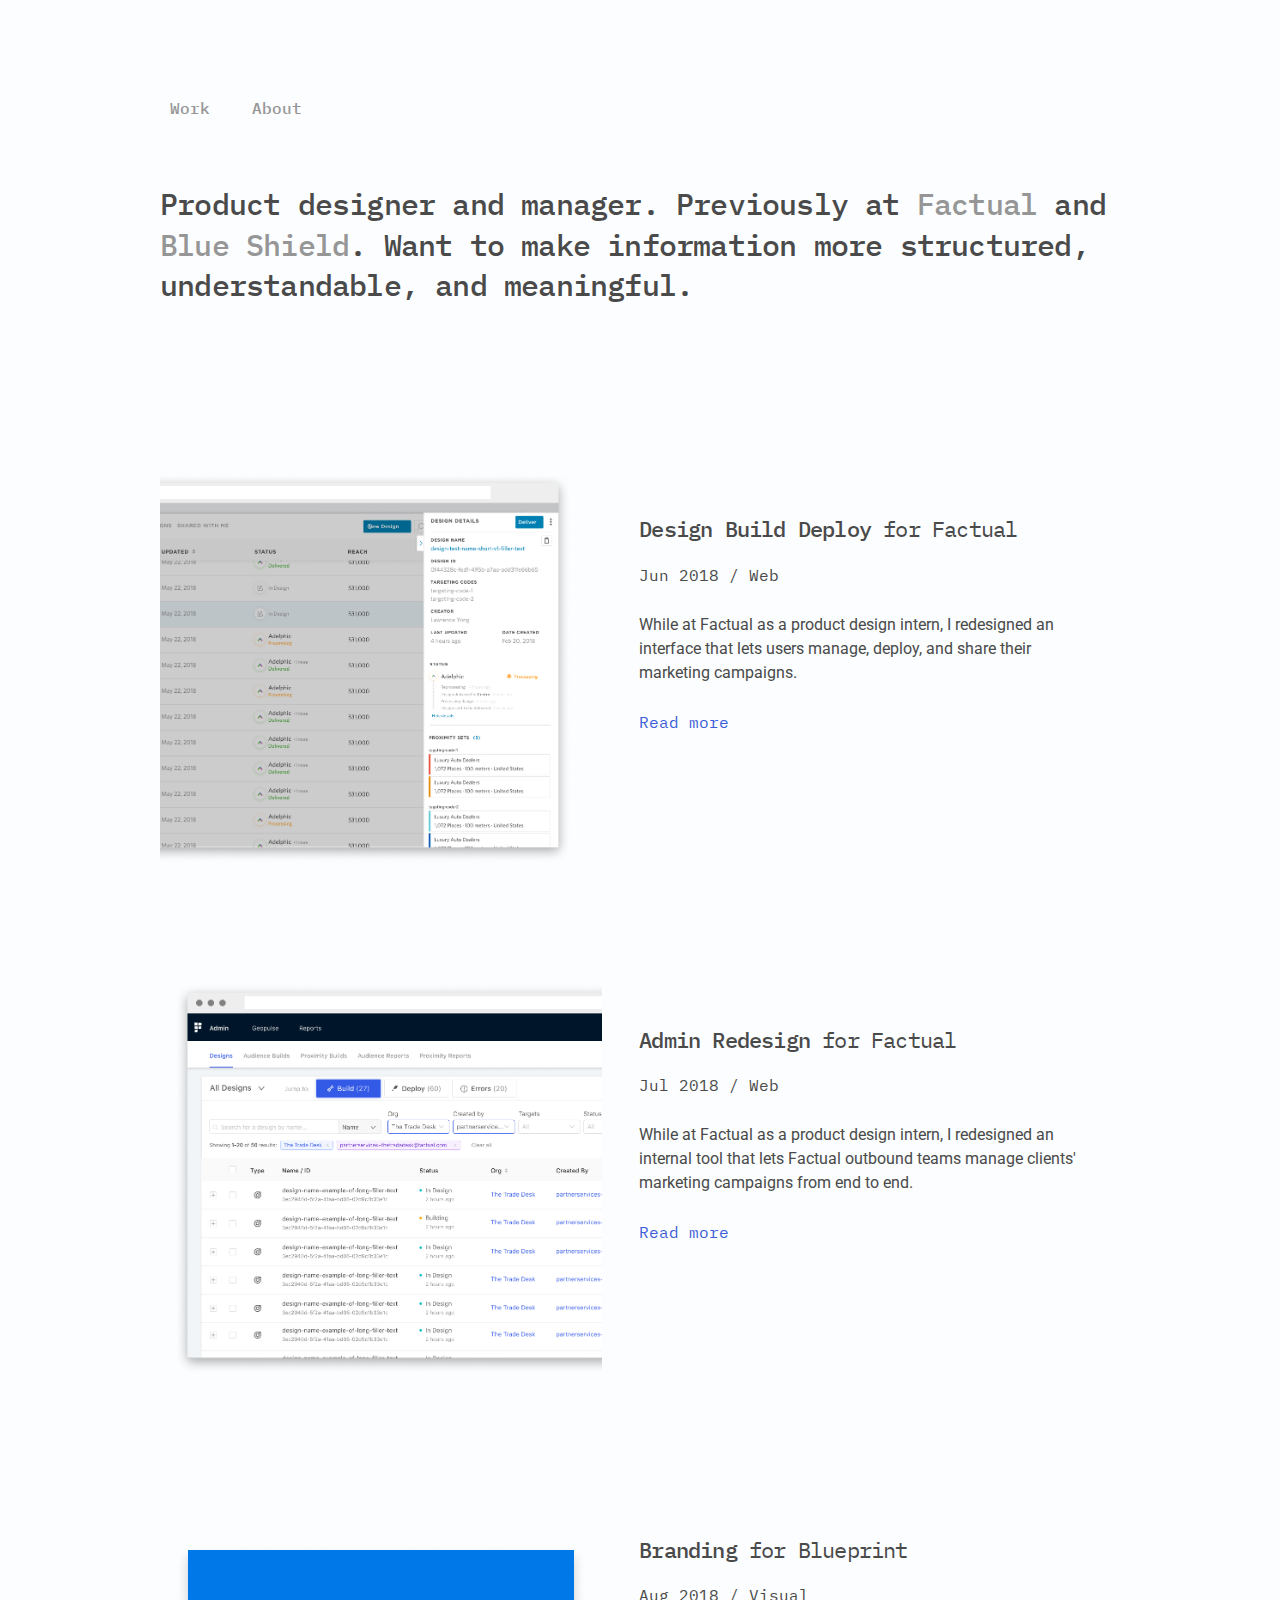
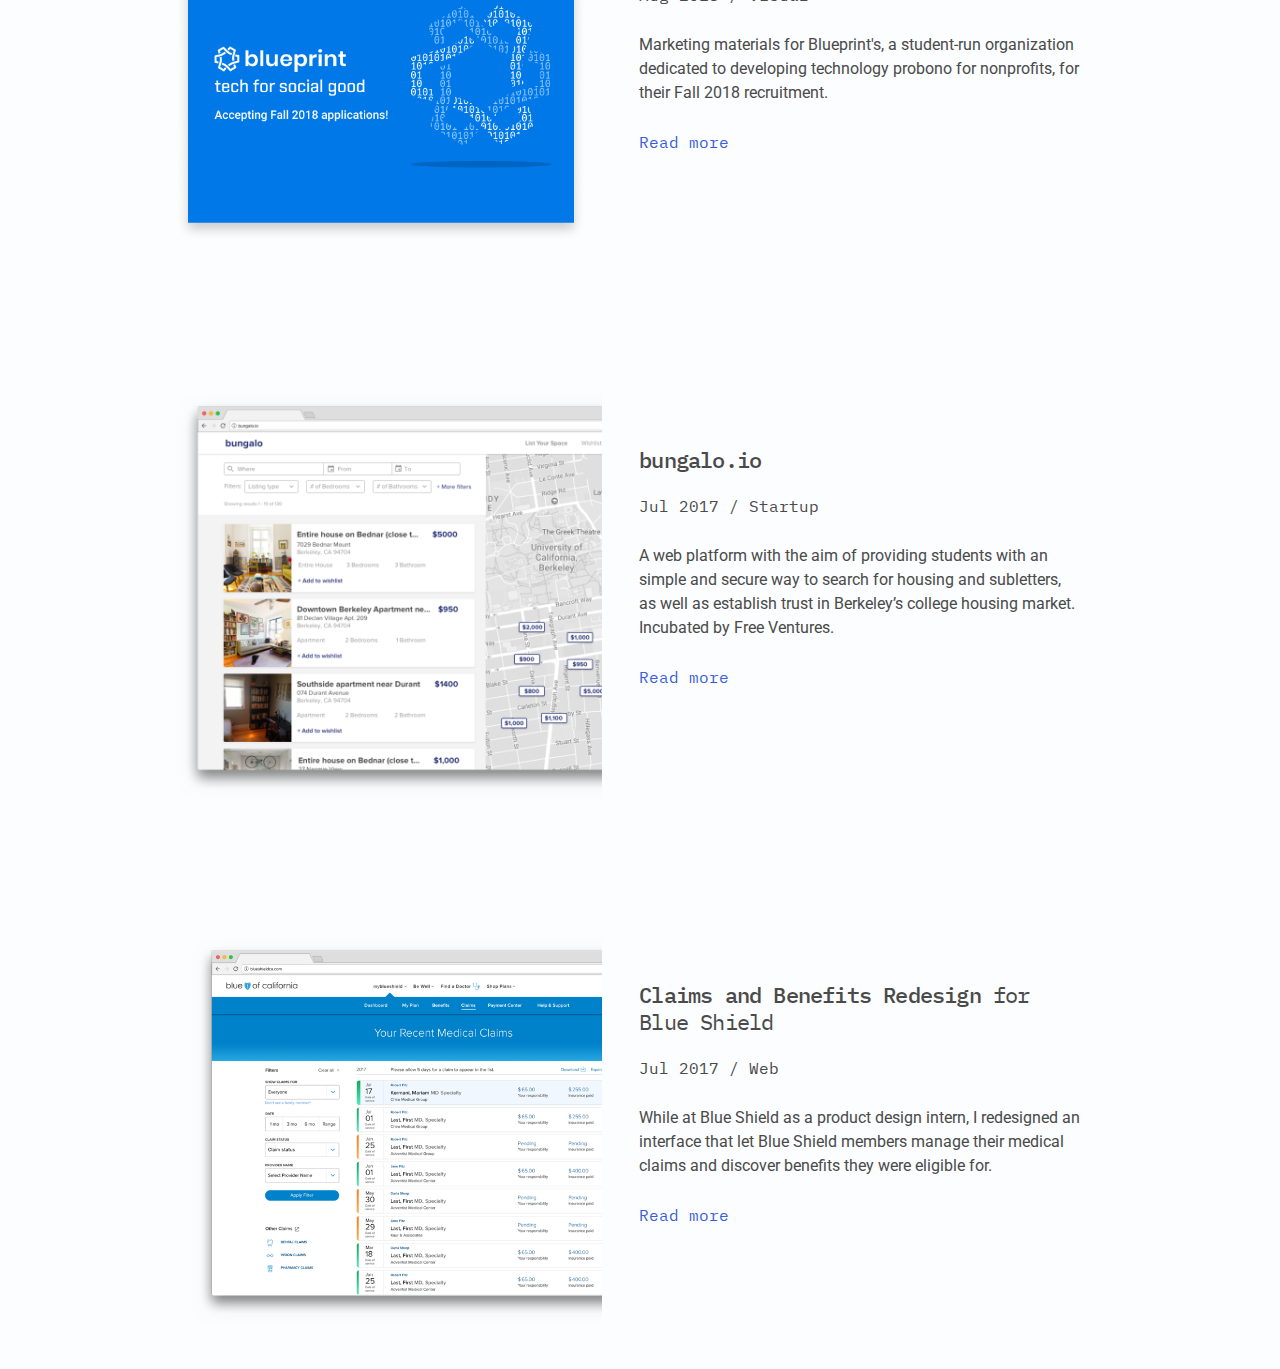
<file: index.html>
<!DOCTYPE html>
<html lang="en">

<head>
	<!-- Basic Page Needs
  	–––––––––––––––––––––––––––––––––––––––––––––––––– -->
	<meta http-equiv="Content-Type" content="text/html" charset="utf-8">
	<meta name="description" content="Product Designer and Manager, currently at Factual, formerly at Blue Shield">
	<meta name="author" content>

	<!-- Mobile Specific Metas
  	–––––––––––––––––––––––––––––––––––––––––––––––––– -->
	<meta name="viewport" content="width=device-width, initial-scale=1">
	<!-- CSS
  	–––––––––––––––––––––––––––––––––––––––––––––––––– -->
	<link href="css/normalize.css" rel="stylesheet">
	<link href="css/skeleton.css" rel="stylesheet">
	<link href="css/main.css" rel="stylesheet">
	<!-- FONT
  	–––––––––––––––––––––––––––––––––––––––––––––––––– -->
	<!-- <link href="https://fonts.googleapis.com/css?family=Work+Sans" rel="stylesheet"> -->
	<link href="https://fonts.googleapis.com/css?family=Roboto" rel="stylesheet">
	<link href="https://fonts.googleapis.com/css?family=Source+Sans+Pro" rel="stylesheet">
	<link href="https://fonts.googleapis.com/css?family=IBM+Plex+Mono:400,500" rel="stylesheet">

	<link rel="icon" href="images/my-icon.png">
	<title>Grant Kalasky</title>

	<!-- Global Site Tag (gtag.js) - Google Analytics -->
	<script async src="https://www.googletagmanager.com/gtag/js?id=UA-106718582-1"></script>
	<script>
	  window.dataLayer = window.dataLayer || [];
	  function gtag(){dataLayer.push(arguments)};
	  gtag('js', new Date());

	  gtag('config', 'UA-106718582-1');
	</script>
</head>

<body screen_capture_injected="true" style>
	<script>
		$(document).ready(function() {
		    $("body").css("display", "none");
		    $("body").fadeIn(150);
		 
		    $("a.transition").click(function(event){
		        event.preventDefault();
		        linkLocation = this.href;
		        $("body").fadeOut(100, redirectPage);      
		    });
		         
		    function redirectPage() {
		        window.location = linkLocation;
		    }
		});
	</script>

	<div class="container">
		<section class="header">
			<div class="row" id="menu">
				<div class="onecolumn" style="margin-top: 10%; margin-bottom: 10%;">
					<ul class="navbar-list">
						<li class="navbar-item">
							<a class="transition, navbar-link" href="index.html" id="active">Work</a>
						</li>
						<li class="navbar-item">
							<a class="transition, navbar-link" href="about.html" id="active">About</a>
						</li>
					</ul>
				</div>
			</div>
			<div class="row">
				<div class="onecolumn">
					<h4>Product designer and manager. Previously at <a href="https://www.factual.com/" target="_blank">Factual</a> and <a href="https://www.blueshieldca.com/" target="_blank">Blue Shield</a>. Want to make information more structured, understandable, and meaningful.</h4>
				</div>
			</div>
		</section>

		<div class="docs-section example" id="#home-entries">
			<!-- Factual #2 -->
			<div class="home-feature-container">
				<div class="row example">
					<a class="example-screenshot-wrapper" href="factual-design-build-deploy.html">
						<img class="example-screenshot" src="DBD/portfolio%20assets/dbd-thumbnail.png">
					</a>
					<div class="one-half offset-by-one-half column">
						<br>
						<br>
						<h4 class="example-header">
							<span id="heading">Design Build Deploy</span>
							<span id="heading2">for Factual</span>
						</h4>
						<p>
							<span id="subheading">Jun 2018 / Web</span>
						</p>
						<p>While at Factual as a product design intern, I redesigned an interface that lets users manage, deploy, and share their marketing campaigns.</p>
						<a href="factual-design-build-deploy.html">Read more</a>
						<br>
						<br>
					</div>
				</div>
			</div>
			<!-- Factual #1 -->
			<div class="home-feature-container">
				<div class="row example">
					<a class="example-screenshot-wrapper" id="factual-img-1" href="factual-admin-redesign.html">
						<img class="example-screenshot" src="admin/portfolio-assets/admin-thumbnail.png">
					</a>
					<div class="one-half offset-by-one-half column">
						<br>
						<br>
						<h4 class="example-header">
							<span id="heading">Admin Redesign</span>
							<span id="heading2">for Factual</span>
						</h4>
						<p>
							<span id="subheading">Jul 2018 / Web</span>
						</p>
						<p>While at Factual as a product design intern, I redesigned an internal tool that lets Factual outbound teams manage clients' marketing campaigns from end to end.</p>
						<a href="factual-admin-redesign.html">Read more</a>
						<br>
						<br>
					</div>
				</div>
			</div>
			<!-- Blueprint -->
			<div class="home-feature-container">
				<div class="row example">
					<a class="example-screenshot-wrapper" id="factual-img-1" href="blueprint-branding.html">
						<img class="example-screenshot" src="blueprint/bp-thumbnail.png">
					</a>
					<div class="one-half offset-by-one-half column">
						<br>
						<br>
						<h4 class="example-header">
							<span id="heading">Branding</span>
							<span id="heading2">for Blueprint</span>
						</h4>
						<p>
							<span id="subheading">Aug 2018 / Visual</span>
						</p>
						<p>Marketing materials for Blueprint's, a student-run organization dedicated to developing technology probono for nonprofits, for their Fall 2018 recruitment.</p>
						<a href="blueprint-branding.html">Read more</a>
						<br>
						<br>
					</div>
				</div>
			</div>
			<!-- bungalo.io -->
			<div class="home-feature-container">
				<div class="row example">
					<a class="example-screenshot-wrapper" href="bungalo.html">
						<img class="example-screenshot" src="bungalo/bungalo-thumbnail.png">
					</a>
					<div class="one-half offset-by-one-half column">
						<br>
						<br>
						<h4 class="example-header">
							<span id="heading">bungalo.io</span>
						</h4>
						<p>
							<span id="subheading">Jul 2017 / Startup</span>
						</p>
						<p>A web platform with the aim of providing students with an simple and secure way to search for housing and subletters, as well as establish trust in Berkeley’s college housing market. Incubated by Free Ventures.</p>
						<a href="bungalo.html">Read more</a>
						<br>
						<br>
					</div>
				</div>
			</div>
			
			<div class="home-feature-container">
				<div class="row example">
					<a class="example-screenshot-wrapper" href="blue-shield-redesign.html">
						<img class="example-screenshot" src="blue-shield/bs-thumbnail.png">
					</a>
					<div class="one-half offset-by-one-half column">
						<br>
						<br>
						<h4 class="example-header">
							<span id="heading">Claims and Benefits Redesign</span>
							<span id="heading2">for Blue Shield</span>
						</h4>
						<p>
							<span id="subheading">Jul 2017 / Web</span>
						</p>
						<p>While at Blue Shield as a product design intern, I redesigned an interface that let Blue Shield members manage their medical claims and discover benefits they were eligible for.</p>
						<a href="blue-shield-redesign.html">Read more</a>
						<br>
						<br>
					</div>
				</div>
			</div>
		</div>
	</div>

</body>
</html>
</file>
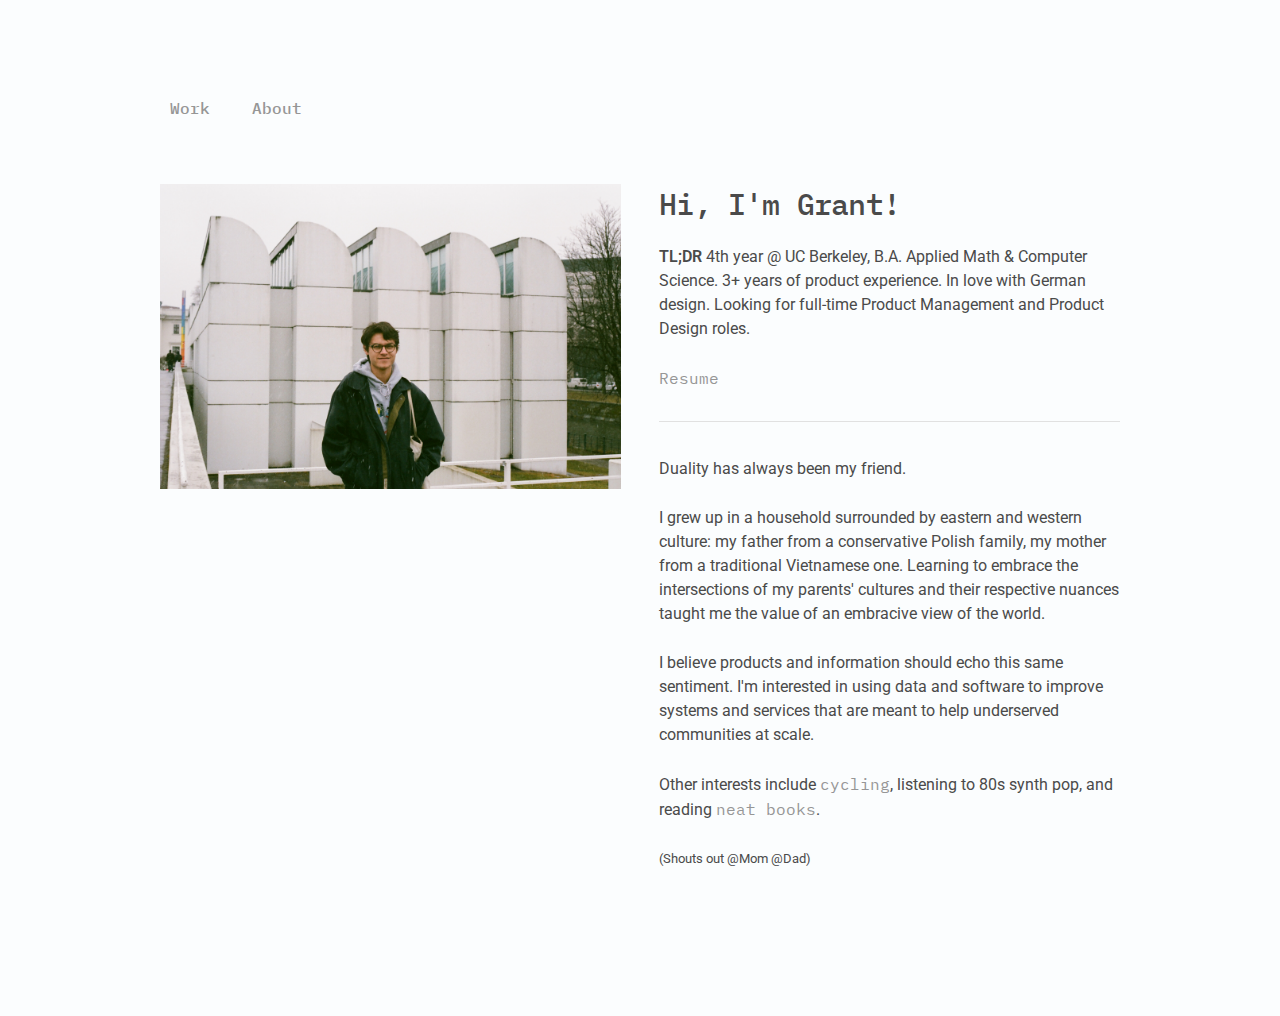
<file: about.html>
<!DOCTYPE html>
<html lang="en">

<head>
	<!-- Basic Page Needs
  	–––––––––––––––––––––––––––––––––––––––––––––––––– -->
	<meta http-equiv="Content-Type" content="text/html" charset="utf-8">
	<meta name="description" content="Product Designer and Manager, formerly doing design at Factual and Blue Shield of California">
	<meta name="author" content>

	<!-- Mobile Specific Metas
  	–––––––––––––––––––––––––––––––––––––––––––––––––– -->
	<meta name="viewport" content="width=device-width, initial-scale=1">
	<!-- CSS
  	–––––––––––––––––––––––––––––––––––––––––––––––––– -->
	<link href="css/normalize.css" rel="stylesheet">
	<link href="css/skeleton.css" rel="stylesheet">
	<link href="css/main.css" rel="stylesheet">
	<!-- FONT
  	–––––––––––––––––––––––––––––––––––––––––––––––––– -->
	<link href="https://fonts.googleapis.com/css?family=Roboto" rel="stylesheet">
	<link href="https://fonts.googleapis.com/css?family=Source+Sans+Pro" rel="stylesheet">
	<link href="https://fonts.googleapis.com/css?family=IBM+Plex+Mono:400,500" rel="stylesheet">
	
	<link rel="icon" href="images/my-icon.png">
	<title>Grant Kalasky - Product Designer</title>

	<!-- Global Site Tag (gtag.js) - Google Analytics -->
	<script async src="https://www.googletagmanager.com/gtag/js?id=UA-106718582-1"></script>
	<script>
	  window.dataLayer = window.dataLayer || [];
	  function gtag(){dataLayer.push(arguments)};
	  gtag('js', new Date());

	  gtag('config', 'UA-106718582-1');
	</script>
</head>

<body screen_capture_injected="true" style>
	<script>
		$(document).ready(function() {
		    $("body").css("display", "none");
		    $("body").fadeIn(150);
		 
		    $("a.transition").click(function(event){
		        event.preventDefault();
		        linkLocation = this.href;
		        $("body").fadeOut(100, redirectPage);      
		    });
		         
		    function redirectPage() {
		        window.location = linkLocation;
		    }
		});
	</script>

	<div class="container">
		<section class="header">
			<div class="row" id="menu">
				<div class="onecolumn" style="margin-top: 10%; margin-bottom: 10%;">
					<ul class="navbar-list">
						<li class="navbar-item">
							<a class="transition, navbar-link" href="index.html" id="active">Work</a>
						</li>
						<li class="navbar-item">
							<a class="transition, navbar-link" href="about.html" id="active">About</a>
						</li>
					</ul>
				</div>
			</div>
			<div class="about-me-container row">
				<div class="one-half six columns">
					<img src="images/selfie.jpg">
				</div>
				<div class="six columns">
					<h4>Hi, I'm Grant!</h4>
					<p><span style="font-weight: 600;">TL;DR</span> 4th year @ UC Berkeley, B.A. Applied Math & Computer Science. 3+ years of product experience. In love with German design. Looking for full-time Product Management and Product Design roles.</p>

					<a href="assets/Grant-Kalasky-2018.pdf" target="_blank">Resume</a>

					<hr>

					<p>Duality has always been my friend.</p>

					<p>I grew up in a household surrounded by eastern and western culture: my father from a conservative Polish family, my mother from a traditional Vietnamese one. Learning to embrace the intersections of my parents' cultures and their respective nuances taught me the value of an embracive view of the world.</p>

					<p>I believe products and information should echo this same sentiment. I'm interested in using data and software to improve systems and services that are meant to help underserved communities at scale.</p>

					<p>Other interests include <a href="https://www.strava.com/athletes/4719472" target="_blank">cycling</a>, listening to 80s synth pop, and reading <a href="https://www.goodreads.com/grant-kalasky" target="_blank">neat books</a>.</p>

					<p style="font-size: 1.3rem">(Shouts out @Mom @Dad)</p>
				</div>
			</div>
		</section>

	</div>

</body>
</html>
</file>
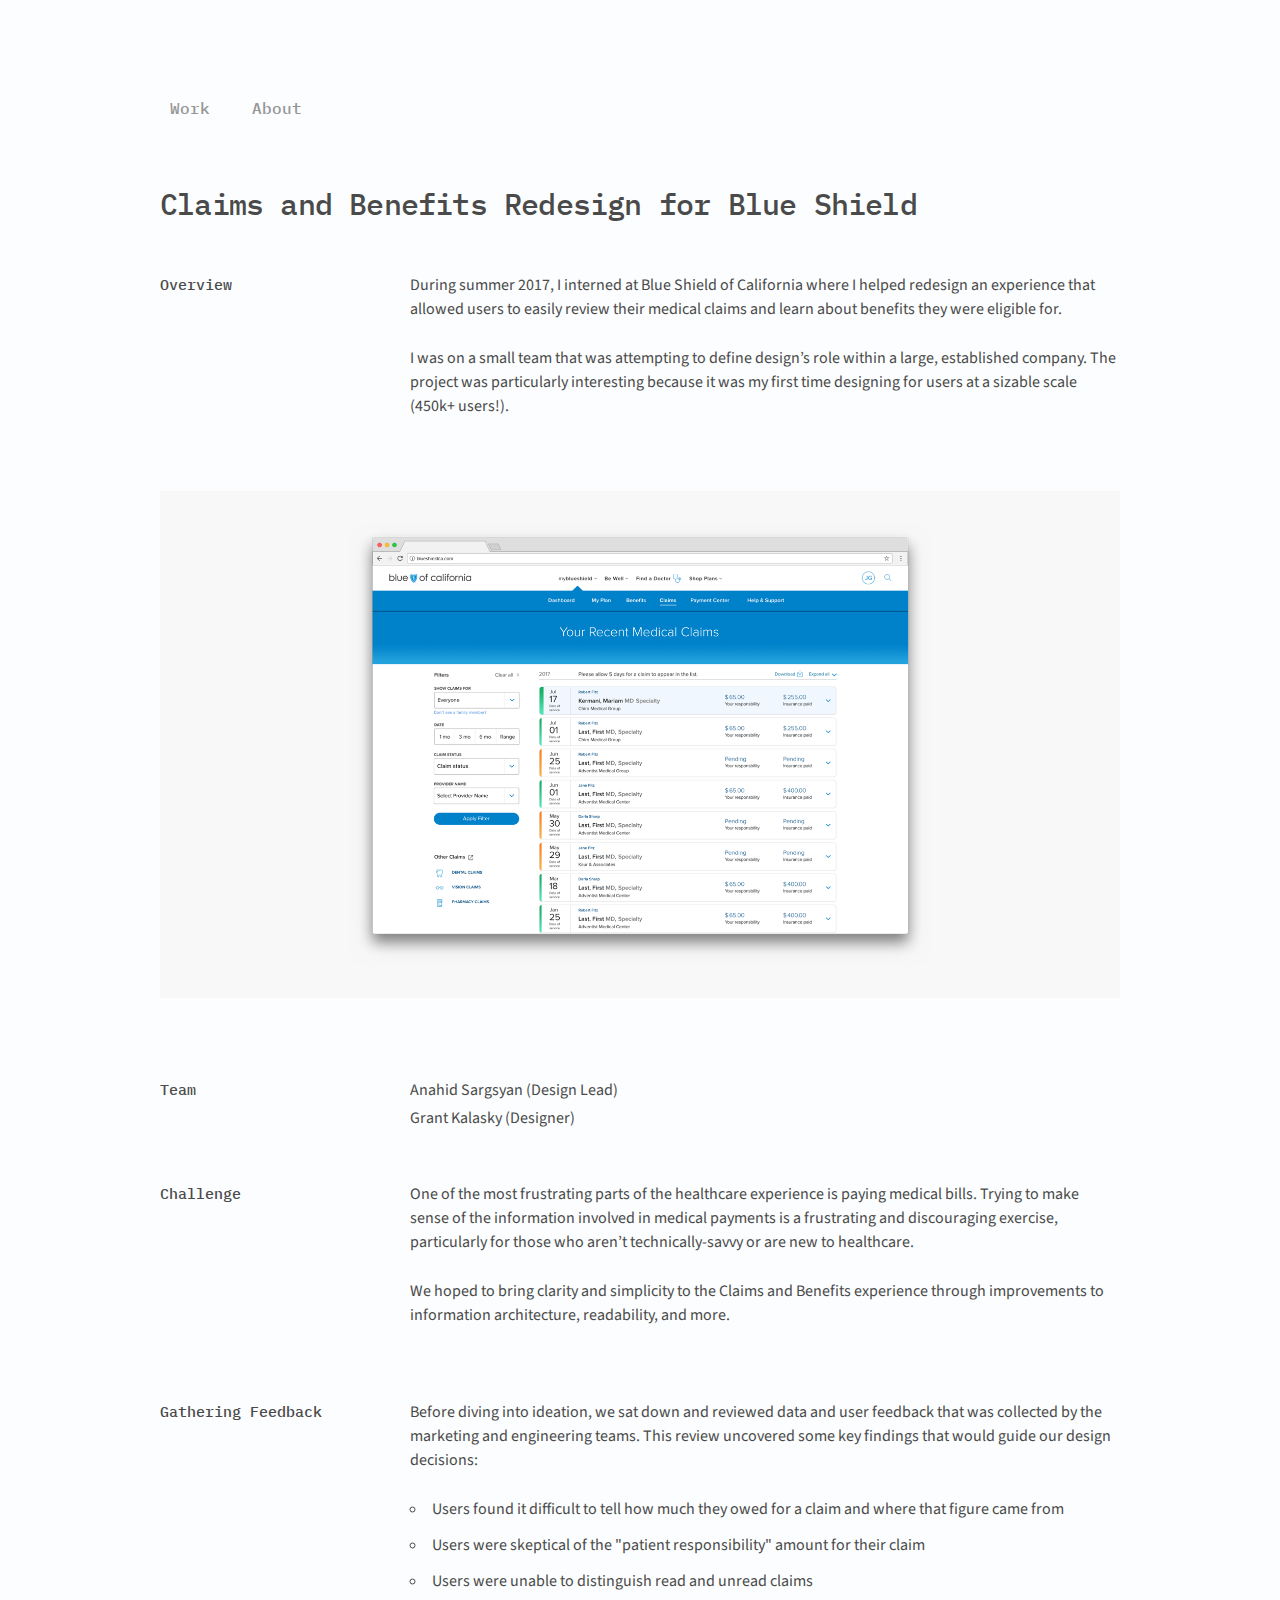
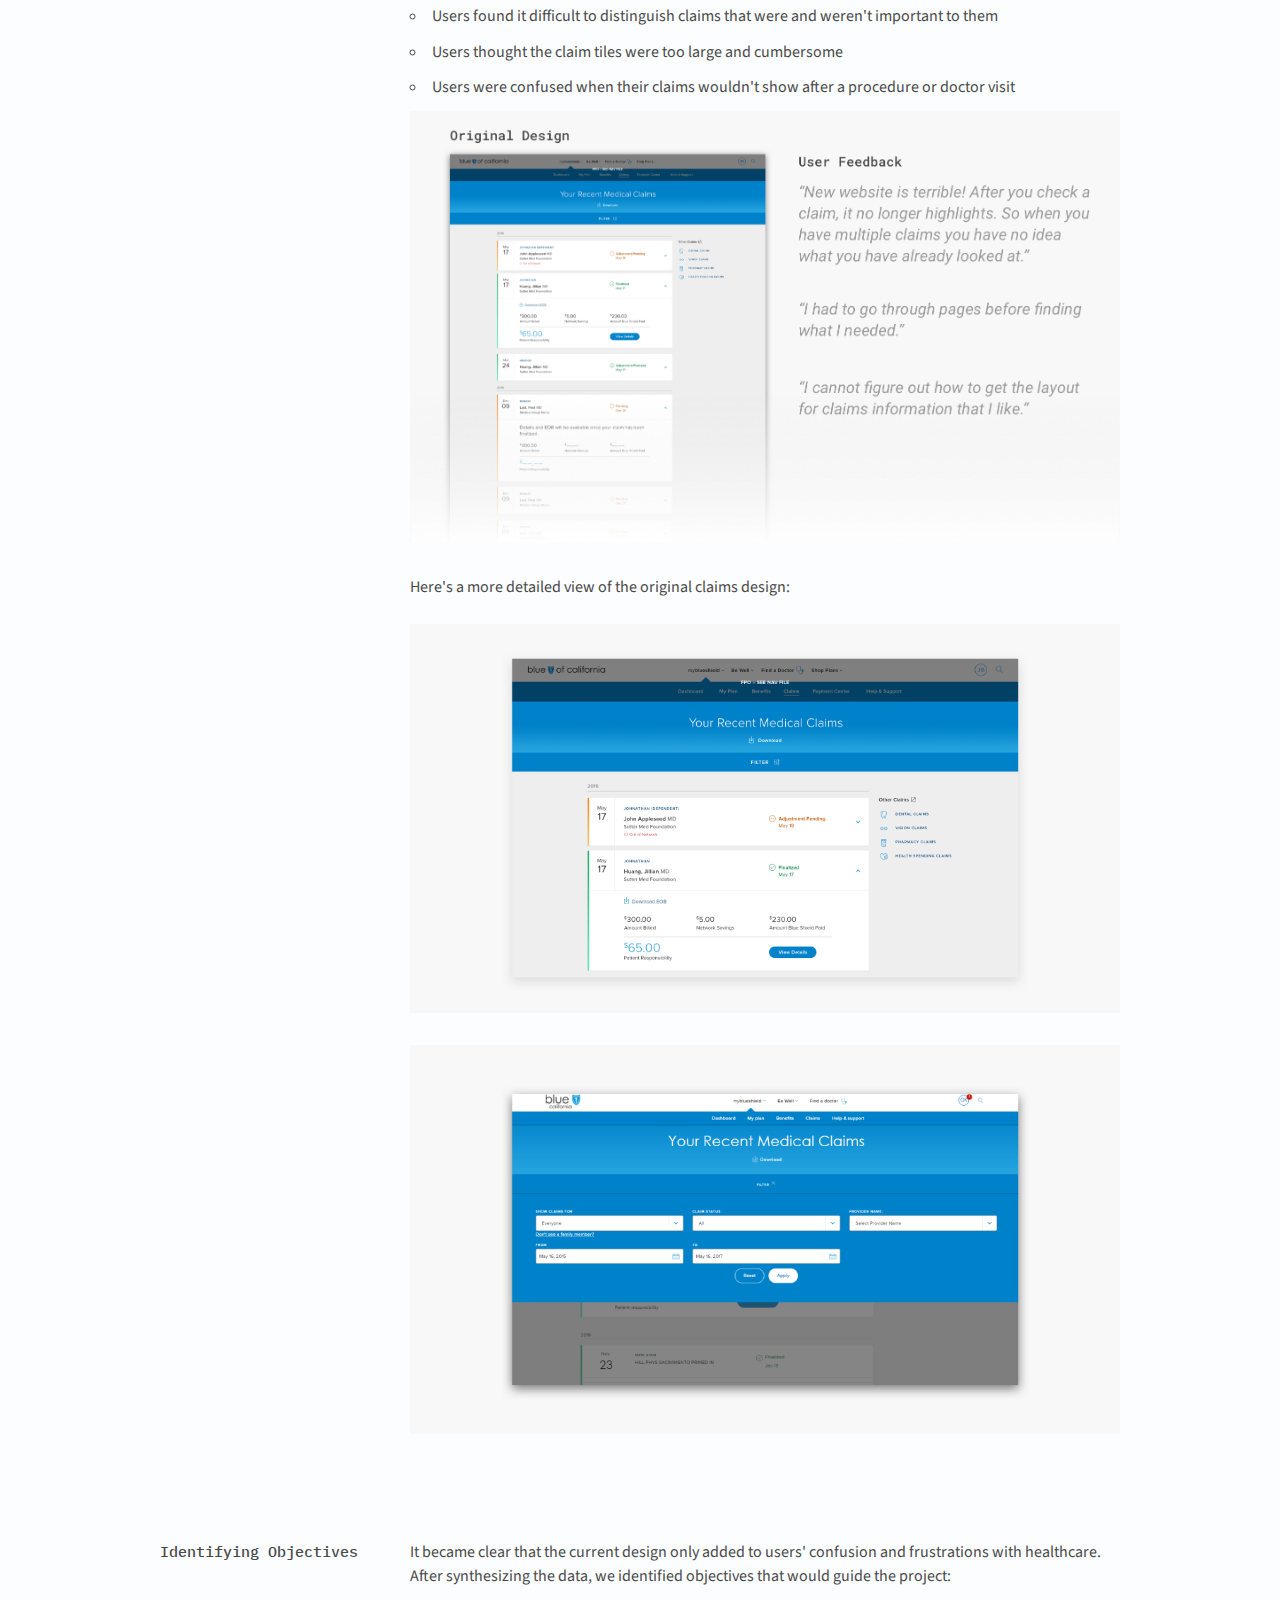
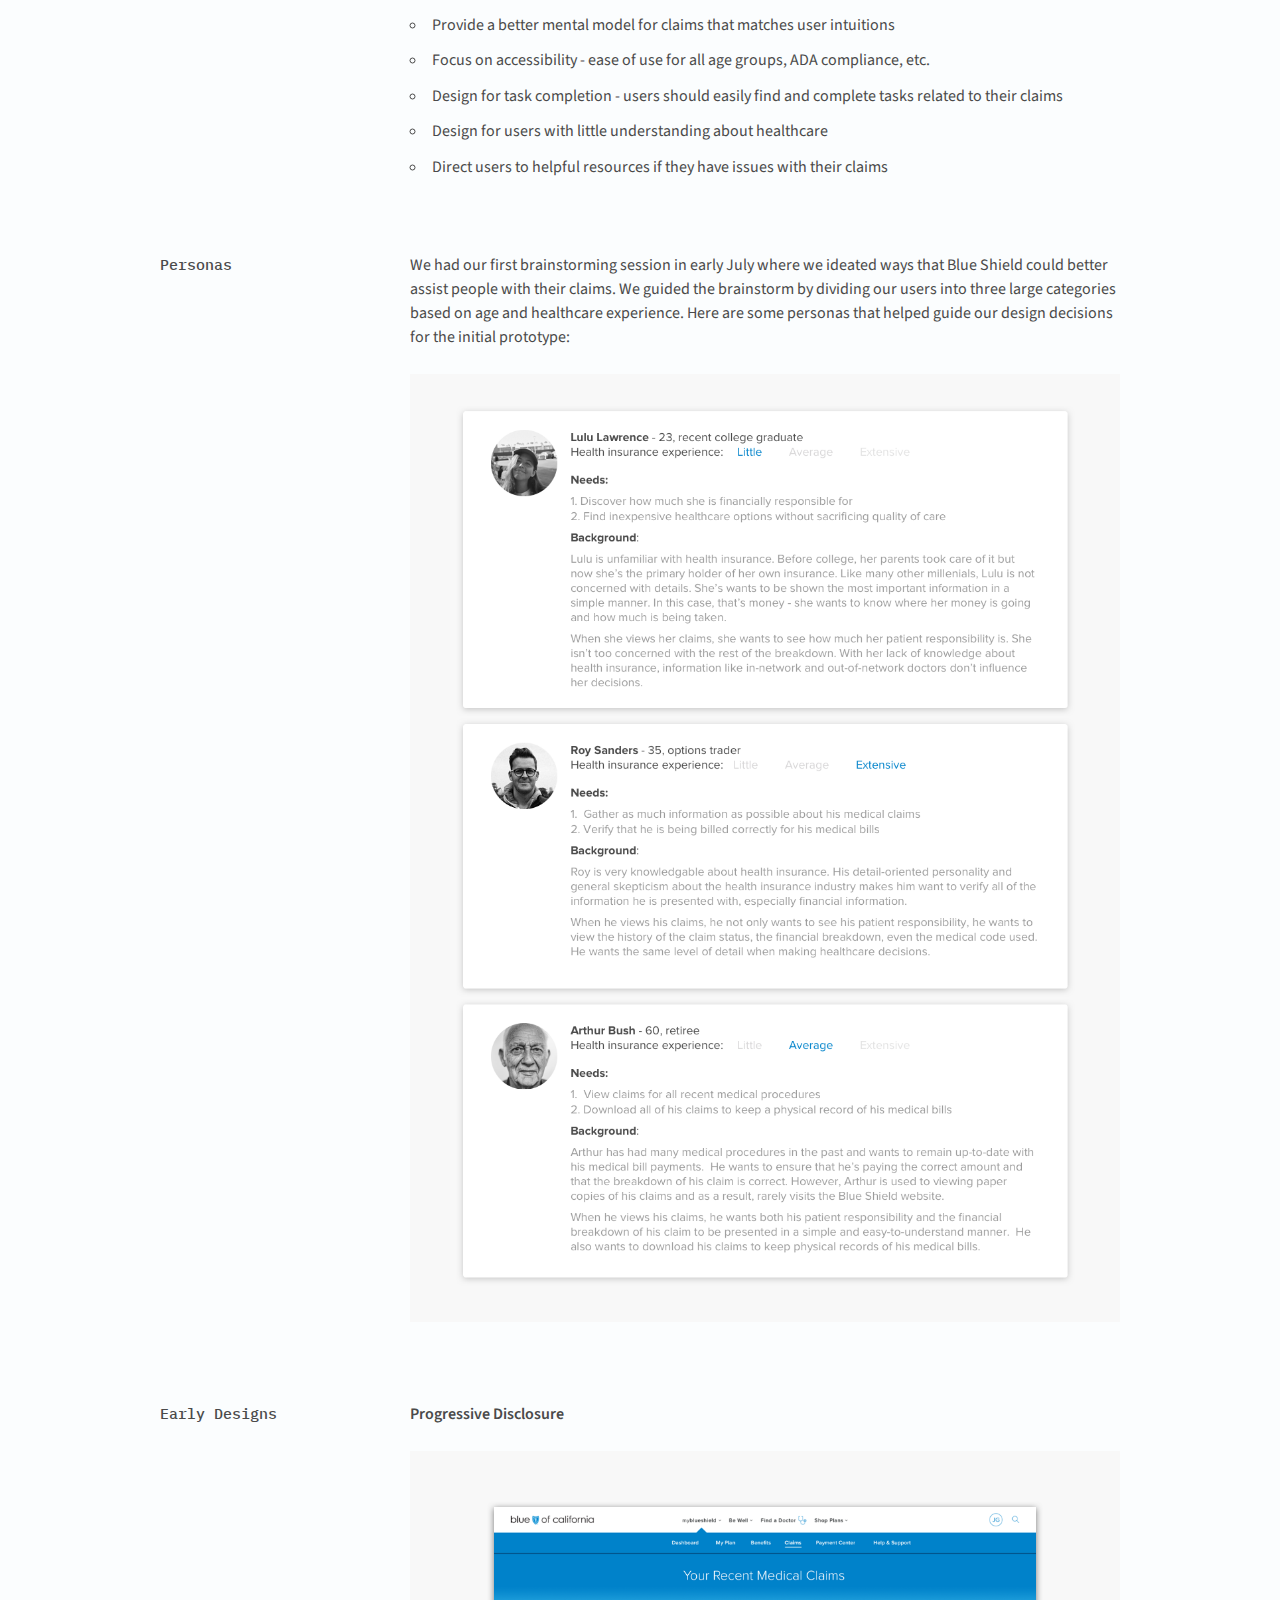
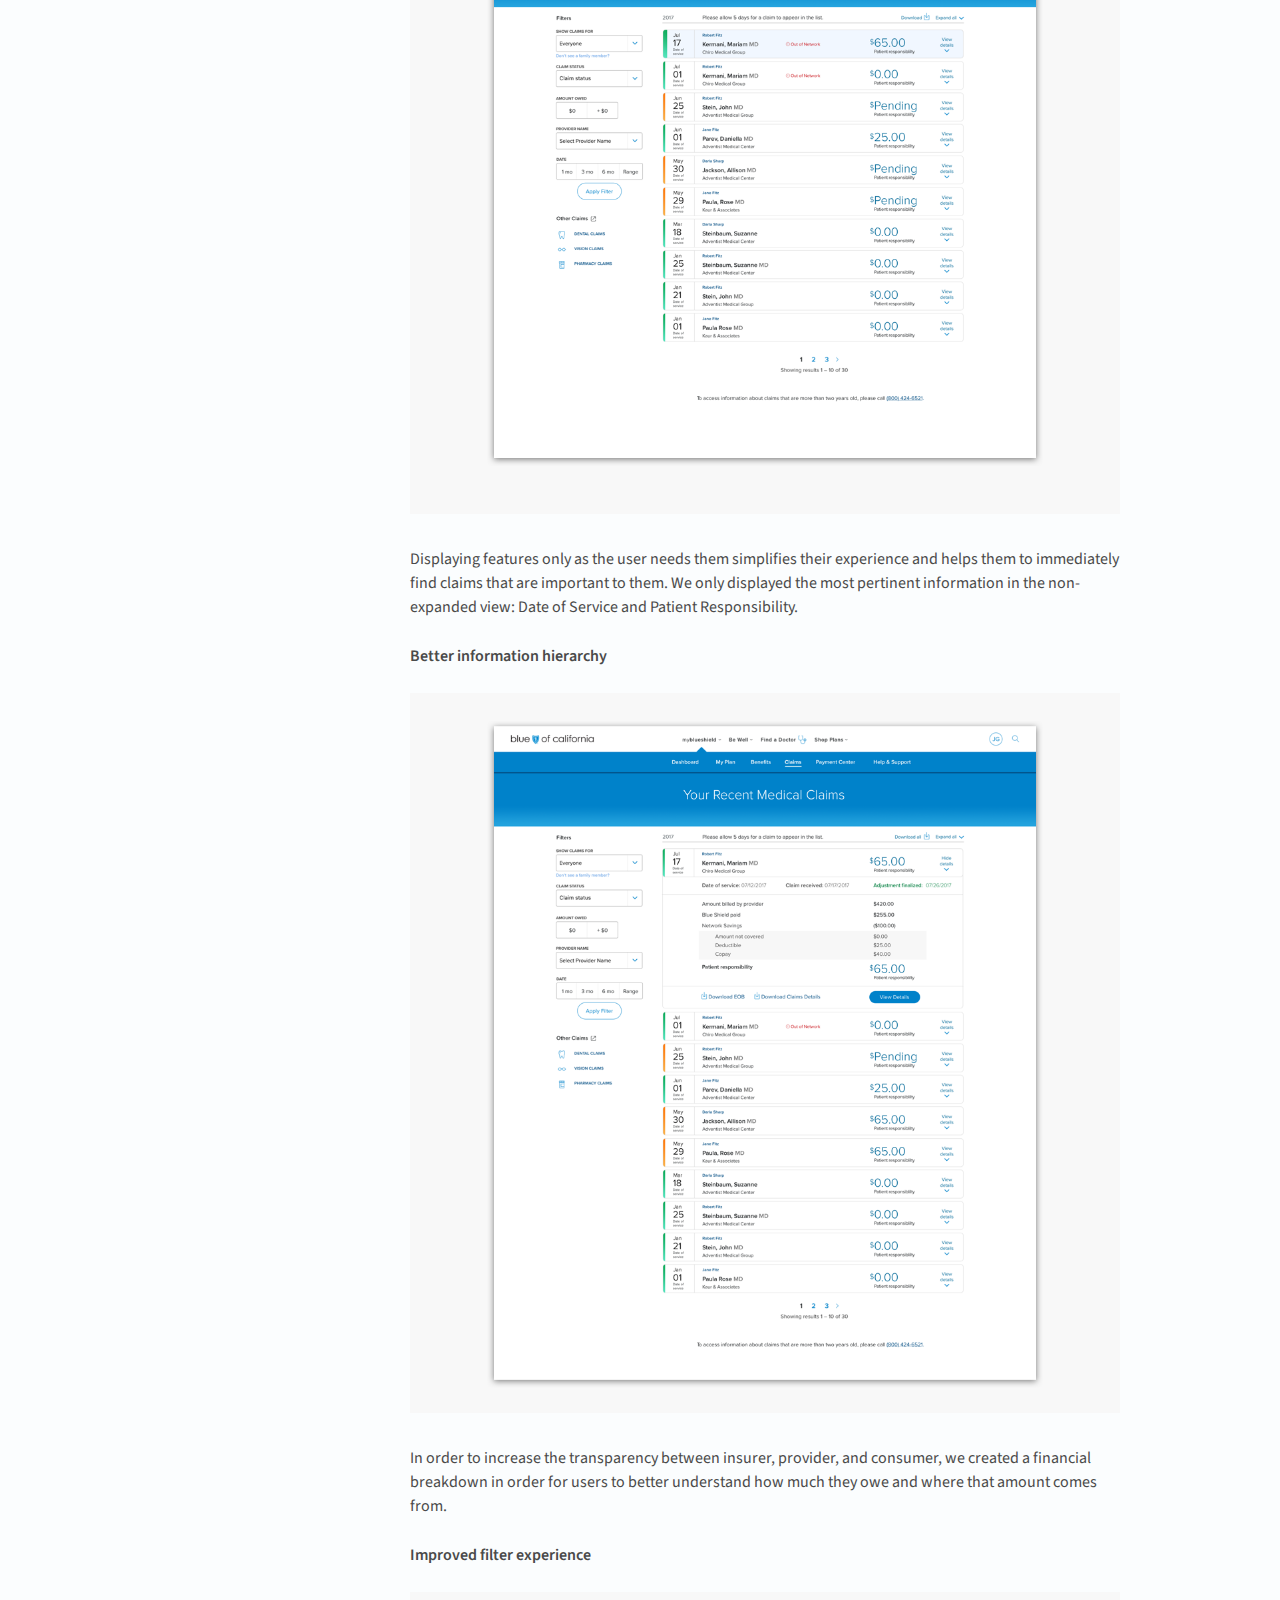
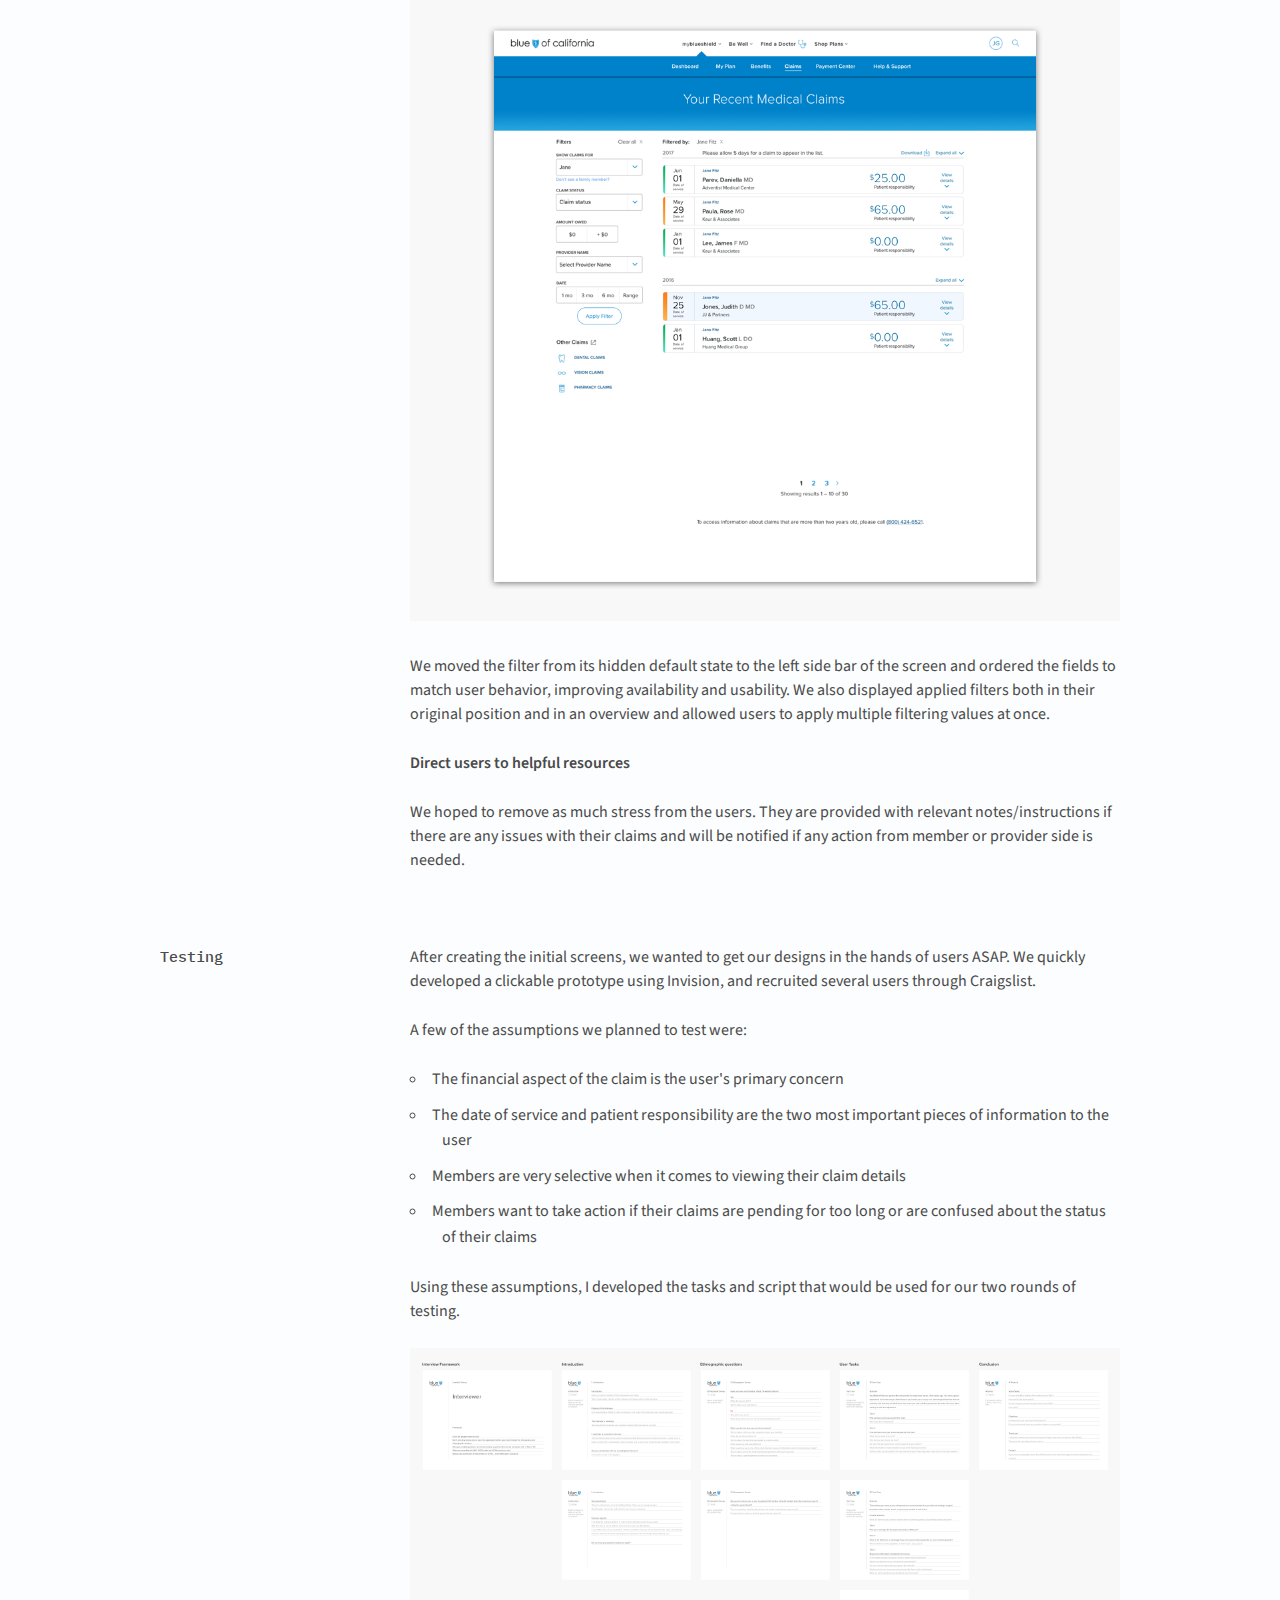
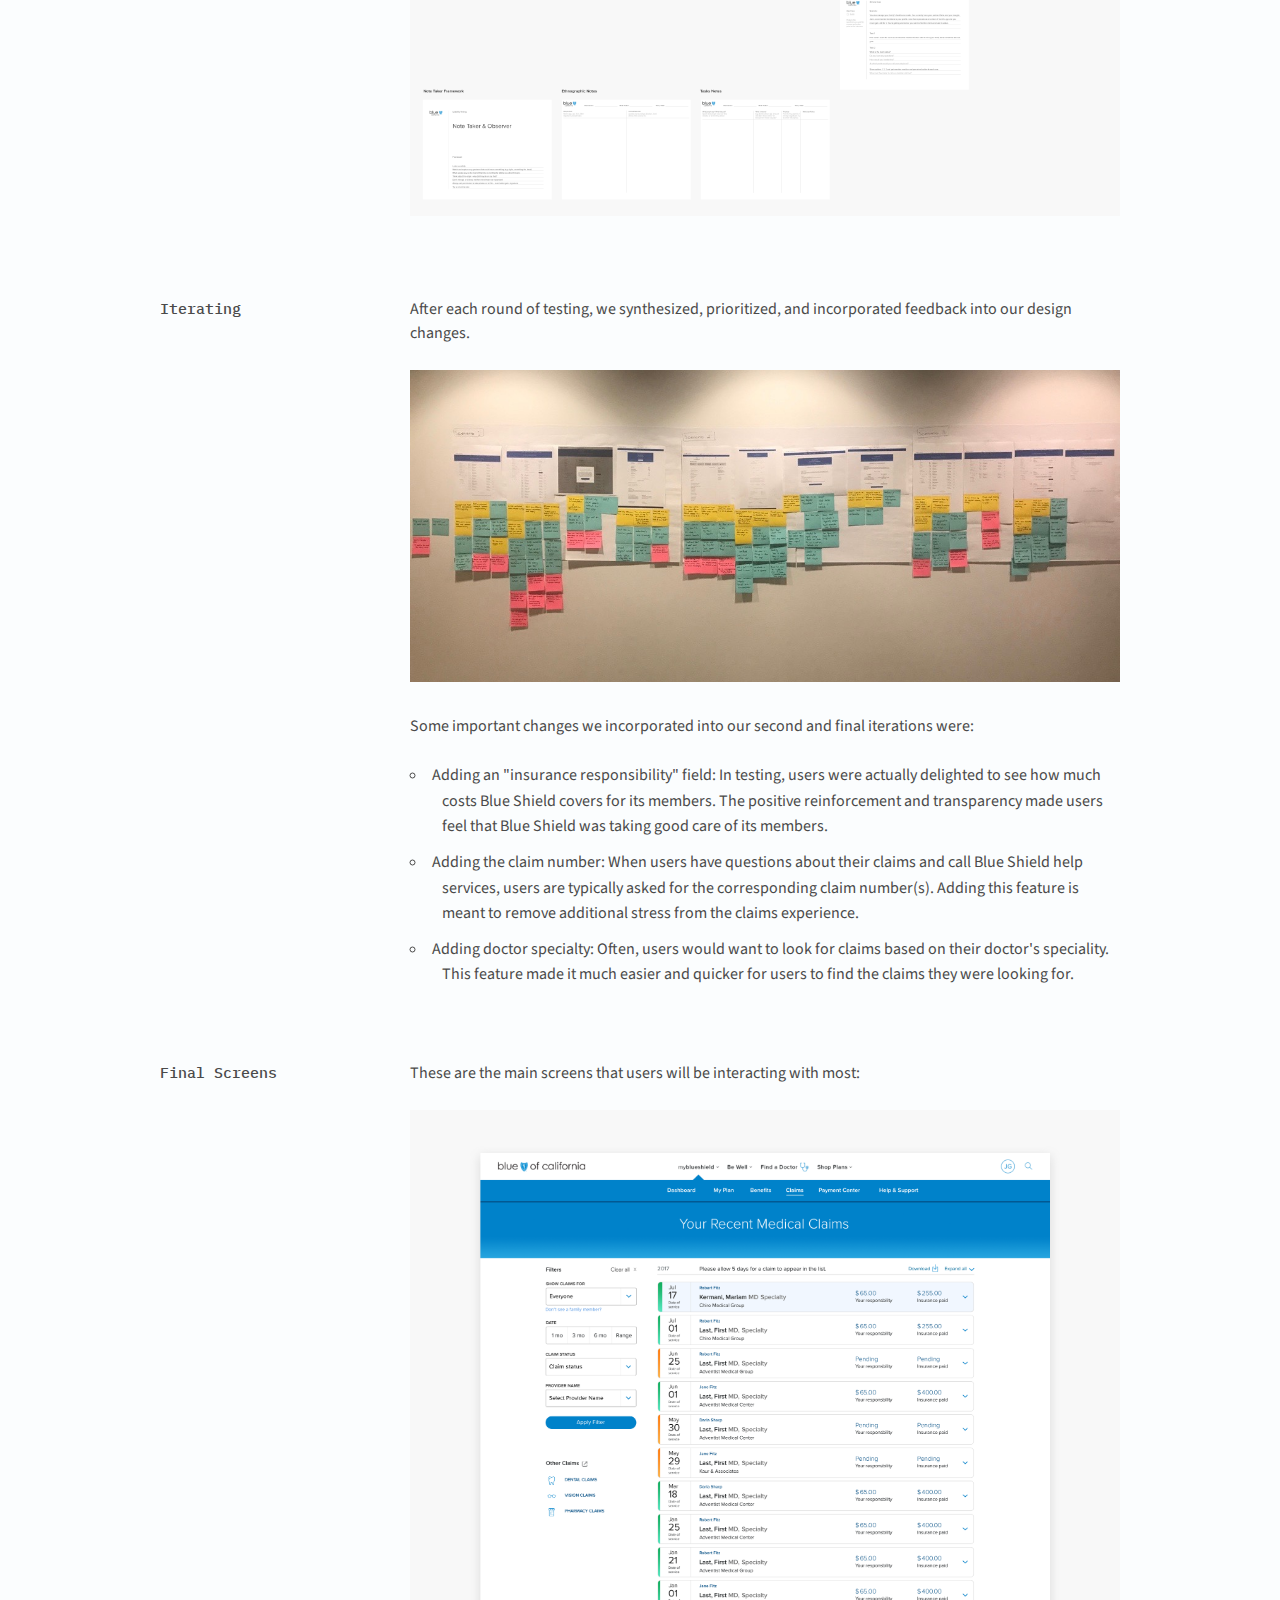
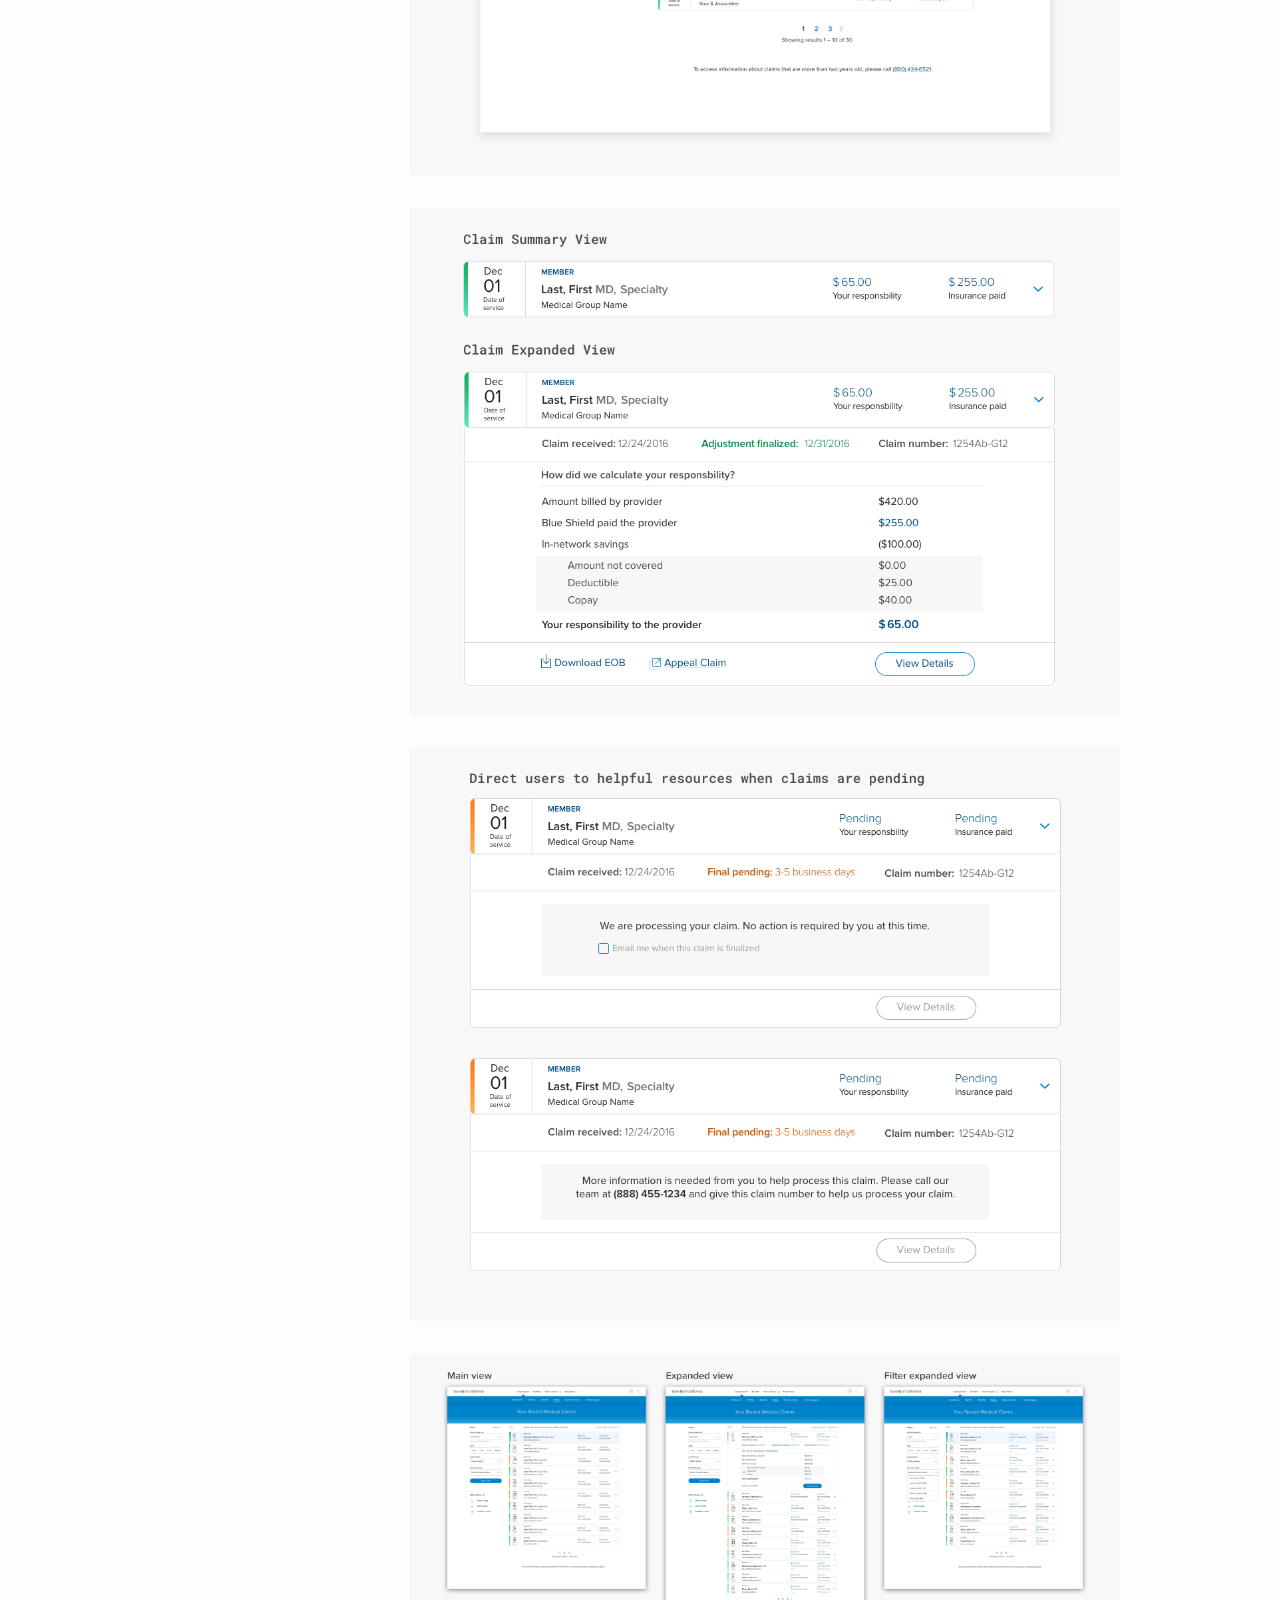
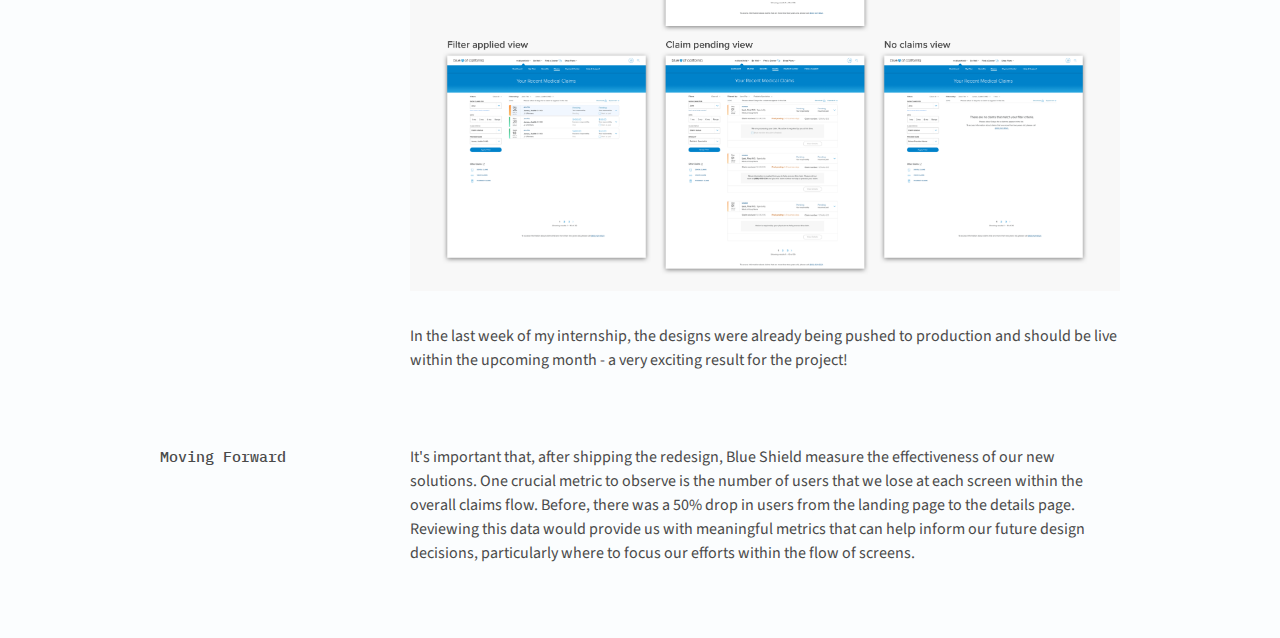
<file: blue-shield-redesign.html>
<!DOCTYPE html>
<html lang="en">

<head>
	<!-- Basic Page Needs
  	–––––––––––––––––––––––––––––––––––––––––––––––––– -->
	<meta http-equiv="Content-Type" content="text/html" charset="utf-8">
	<meta name="description" content="Product Designer and Manager, formerly doing design at Factual and Blue Shield of California">
	<meta name="author" content>

	<!-- Mobile Specific Metas
  	–––––––––––––––––––––––––––––––––––––––––––––––––– -->
	<meta name="viewport" content="width=device-width, initial-scale=1">
	<!-- CSS
  	–––––––––––––––––––––––––––––––––––––––––––––––––– -->
	<link href="css/normalize.css" rel="stylesheet">
	<link href="css/skeleton.css" rel="stylesheet">
	<link href="css/main.css" rel="stylesheet">
	<!-- FONT
  	–––––––––––––––––––––––––––––––––––––––––––––––––– -->
	<!-- <link href="https://fonts.googleapis.com/css?family=Work+Sans" rel="stylesheet"> -->
	<link href="https://fonts.googleapis.com/css?family=Source+Sans+Pro" rel="stylesheet">
	<link href="https://fonts.googleapis.com/css?family=IBM+Plex+Mono:400,500" rel="stylesheet">
	
	<link rel="icon" href="images/my-icon.png">
	<title>Grant Kalasky - Product Designer</title>

	<!-- Global Site Tag (gtag.js) - Google Analytics -->
	<script async src="https://www.googletagmanager.com/gtag/js?id=UA-106718582-1"></script>
	<script>
	  window.dataLayer = window.dataLayer || [];
	  function gtag(){dataLayer.push(arguments)};
	  gtag('js', new Date());

	  gtag('config', 'UA-106718582-1');
	</script>
</head>

<body screen_capture_injected="true" style>
	<script>
		$(document).ready(function() {
		    $("body").css("display", "none");
		    $("body").fadeIn(150);
		 
		    $("a.transition").click(function(event){
		        event.preventDefault();
		        linkLocation = this.href;
		        $("body").fadeOut(100, redirectPage);      
		    });
		         
		    function redirectPage() {
		        window.location = linkLocation;
		    }
		});
	</script>

	<div class="container">
		<section class="header">
			<div class="row" id="menu">
				<div class="onecolumn" style="margin-top: 10%; margin-bottom: 10%;">
					<ul class="navbar-list">
						<li class="navbar-item">
							<a class="transition, navbar-link" href="index.html" id="active">Work</a>
						</li>
						<li class="navbar-item">
							<a class="transition, navbar-link" href="about.html" id="active">About</a>
						</li>
					</ul>
				</div>
			</div>
			<div class="case-study-container row">
				<h4 class="case-study-header">Claims and Benefits Redesign for Blue Shield</h4>
				<div class="design-content-row row">
					<div class="three columns">
						<h6>Overview</h6>
					</div>
					<div class="nine columns">
						<p>During summer 2017, I interned at Blue Shield of California where I helped redesign an experience that allowed users to easily review their medical claims and learn about benefits they were eligible for.</p>
						<p>I was on a small team that was attempting to define design’s role within a large, established company. The project was particularly interesting because it was my first time designing for users at a sizable scale (450k+ users!).</p>
					</div>
				</div>
				<div class="design-content-row row">
					<img class="case-study-img" src="blue-shield/bs-banner.png">
				</div>
				<div class="design-content-row row">
					<div class="three columns">
						<h6>Team</h6>
					</div>
					<div class="team-section nine columns">
						<p>Anahid Sargsyan (Design Lead)</p>
						<p>Grant Kalasky (Designer)</p>
					</div>
				</div>
				
				<div class="design-content-row row">
					<div class="three columns">
						<h6>Challenge</h6>
					</div>
					<div class="nine columns">
						<p>One of the most frustrating parts of the healthcare experience is paying medical bills. Trying to make sense of the information involved in medical payments is a frustrating and discouraging exercise, particularly for those who aren’t technically-savvy or are new to healthcare.</p>
						<p>We hoped to bring clarity and simplicity to the Claims and Benefits experience through improvements to information architecture, readability, and more.</p>
					</div>
				</div>

				<div class="design-content-row row">
					<div class="three columns">
						<h6>Gathering Feedback</h6>
					</div>
					<div class="nine columns">
						<p>Before diving into ideation, we sat down and reviewed data and user feedback that was collected by the marketing and engineering teams. This review uncovered some key findings that would guide our design decisions:</p>
						<ul>
							<li>Users found it difficult to tell how much they owed for a claim and where that figure came from</li>
							<li>Users were skeptical of the "patient responsibility" amount for their claim</li>
							<li>Users were unable to distinguish read and unread claims</li>
							<li>Users found it difficult to distinguish claims that were and weren't important to them</li>
							<li>Users thought the claim tiles were too large and cumbersome</li>
							<li>Users were confused when their claims wouldn't show after a procedure or doctor visit</li>
							<img class="case-study-img" src="blue-shield/bs-user-feedback.png">
							<p>Here's a more detailed view of the original claims design:</p>
							<img class="case-study-img" src="blue-shield/bs-old-claims-screen-1.png">
							<img class="case-study-img" src="blue-shield/bs-old-claims-screen-2.png">
						</ul>
					</div>
				</div>

				<div class="design-content-row row">
					<div class="three columns">
						<h6>Identifying Objectives</h6>
					</div>
					<div class="nine columns">
						<p>It became clear that the current design only added to users' confusion and frustrations with healthcare. After synthesizing the data, we identified objectives that would guide the project:</p>
						<ul>
							<li>Provide a better mental model for claims that matches user intuitions</li>
							<li>Focus on accessibility - ease of use for all age groups, ADA compliance, etc.</li>
							<li>Design for task completion - users should easily find and complete tasks related to their claims</li>
							<li>Design for users with little understanding about healthcare</li>
							<li>Direct users to helpful resources if they have issues with their claims</li>
						</ul>
					</div>
				</div>

				<div class="design-content-row row">
					<div class="three columns">
						<h6>Personas</h6>
					</div>
					<div class="nine columns">
						<p>We had our first brainstorming session in early July where we ideated ways that Blue Shield could better assist people with their claims. We guided the brainstorm by dividing our users into three large categories based on age and healthcare experience. Here are some personas that helped guide our design decisions for the initial prototype:</p>
						<img class="case-study-img" src="blue-shield/bs-personas.png">
					</div>
				</div>

				<div class="design-content-row row">
					<div class="three columns">
						<h6>Early Designs</h6>
					</div>
					<div class="nine columns">
						<p style="font-weight: 600;">Progressive Disclosure</p>
						<img class="case-study-img" src="blue-shield/bs-progressive-disclosure.png">
						<p>Displaying features only as the user needs them simplifies their experience and helps them to immediately find claims that are important to them. We only displayed the most pertinent information in the non-expanded view: Date of Service and Patient Responsibility.</p>

						<p style="font-weight: 600;">Better information hierarchy</p>
						<img class="case-study-img" src="blue-shield/bs-info-hierarchy.png">
						<p>In order to increase the transparency between insurer, provider, and consumer, we created a financial breakdown in order for users to better understand how much they owe and where that amount comes from.</p>

						<p style="font-weight: 600;">Improved filter experience</p>
						<img class="case-study-img" src="blue-shield/bs-filtering.png">
						<p>We moved the filter from its hidden default state to the left side bar of the screen and ordered the fields to match user behavior, improving availability and usability. We also displayed applied filters both in their original position and in an overview and allowed users to apply multiple filtering values at once.</p>

						<p style="font-weight: 600;">Direct users to helpful resources</p>
						<p>We hoped to remove as much stress from the users. They are provided with relevant notes/instructions if there are any issues with their claims and will be notified if any action from member or provider side is needed.</p>
					</div>
				</div>
				<div class="design-content-row row">
					<div class="three columns">
						<h6>Testing</h6>
					</div>
					<div class="nine columns">
						<p>After creating the initial screens, we wanted to get our designs in the hands of users ASAP. We quickly developed a clickable prototype using Invision, and recruited several users through Craigslist.</p>
						<p>A few of the assumptions we planned to test were:</p>
						<ul>
							<li>The financial aspect of the claim is the user's primary concern</li>
							<li>The date of service and patient responsibility are the two most important pieces of information to the user</li>
							<li>Members are very selective when it comes to viewing their claim details</li>
							<li>Members want to take action if their claims are pending for too long or are confused about the status of their claims</li>
						</ul>
						<p>Using these assumptions, I developed the tasks and script that would be used for our two rounds of testing.</p>
						<img class="case-study-img" src="blue-shield/bs-user-testing.png">
					</div>
				</div>

				<div class="design-content-row row">
					<div class="three columns">
						<h6>Iterating</h6>
					</div>
					<div class="nine columns">
						<p>After each round of testing, we synthesized, prioritized, and incorporated feedback into our design changes.</p>
						<img class="case-study-img" src="blue-shield/bs-testing-notes.png">
						<p>Some important changes we incorporated into our second and final iterations were:</p>
						<ul>
							<li>Adding an "insurance responsibility" field: In testing, users were actually delighted to see how much costs Blue Shield covers for its members. The positive reinforcement and transparency made users feel that Blue Shield was taking good care of its members.</li>
							<li>Adding the claim number: When users have questions about their claims and call Blue Shield help services, users are typically asked for the corresponding claim number(s). Adding this feature is meant to remove additional stress from the claims experience.</li>
							<li>Adding doctor specialty: Often, users would want to look for claims based on their doctor's speciality. This feature made it much easier and quicker for users to find the claims they were looking for.</li>
						</ul>
					</div>
				</div>

				<div class="design-content-row row">
					<div class="three columns">
						<h6>Final Screens</h6>
					</div>
					<div class="nine columns">
						<p>These are the main screens that users will be interacting with most:</p>
						<img class="case-study-img" src="blue-shield/bs-final-table.png">
						<img class="case-study-img" src="blue-shield/bs-final-claim-expanded.png">
						<img class="case-study-img" src="blue-shield/bs-final-resources.png">
						<img class="case-study-img" src="blue-shield/bs-final-screens.png">
						<p>In the last week of my internship, the designs were already being pushed to production and should be live within the upcoming month - a very exciting result for the project!</p>
					</div>
				</div>
				
				<div class="design-content-row row">
					<div class="three columns">
						<h6>Moving Forward</h6>
					</div>
					<div class="nine columns">
						<p>It's important that, after shipping the redesign, Blue Shield measure the effectiveness of our new solutions. One crucial metric to observe is the number of users that we lose at each screen within the overall claims flow. Before, there was a 50% drop in users from the landing page to the details page. Reviewing this data would provide us with meaningful metrics that can help inform our future design decisions, particularly where to focus our efforts within the flow of screens.</p>
					</div>
				</div>
			</div>
		</section>

	</div>

</body>
</html>
</file>
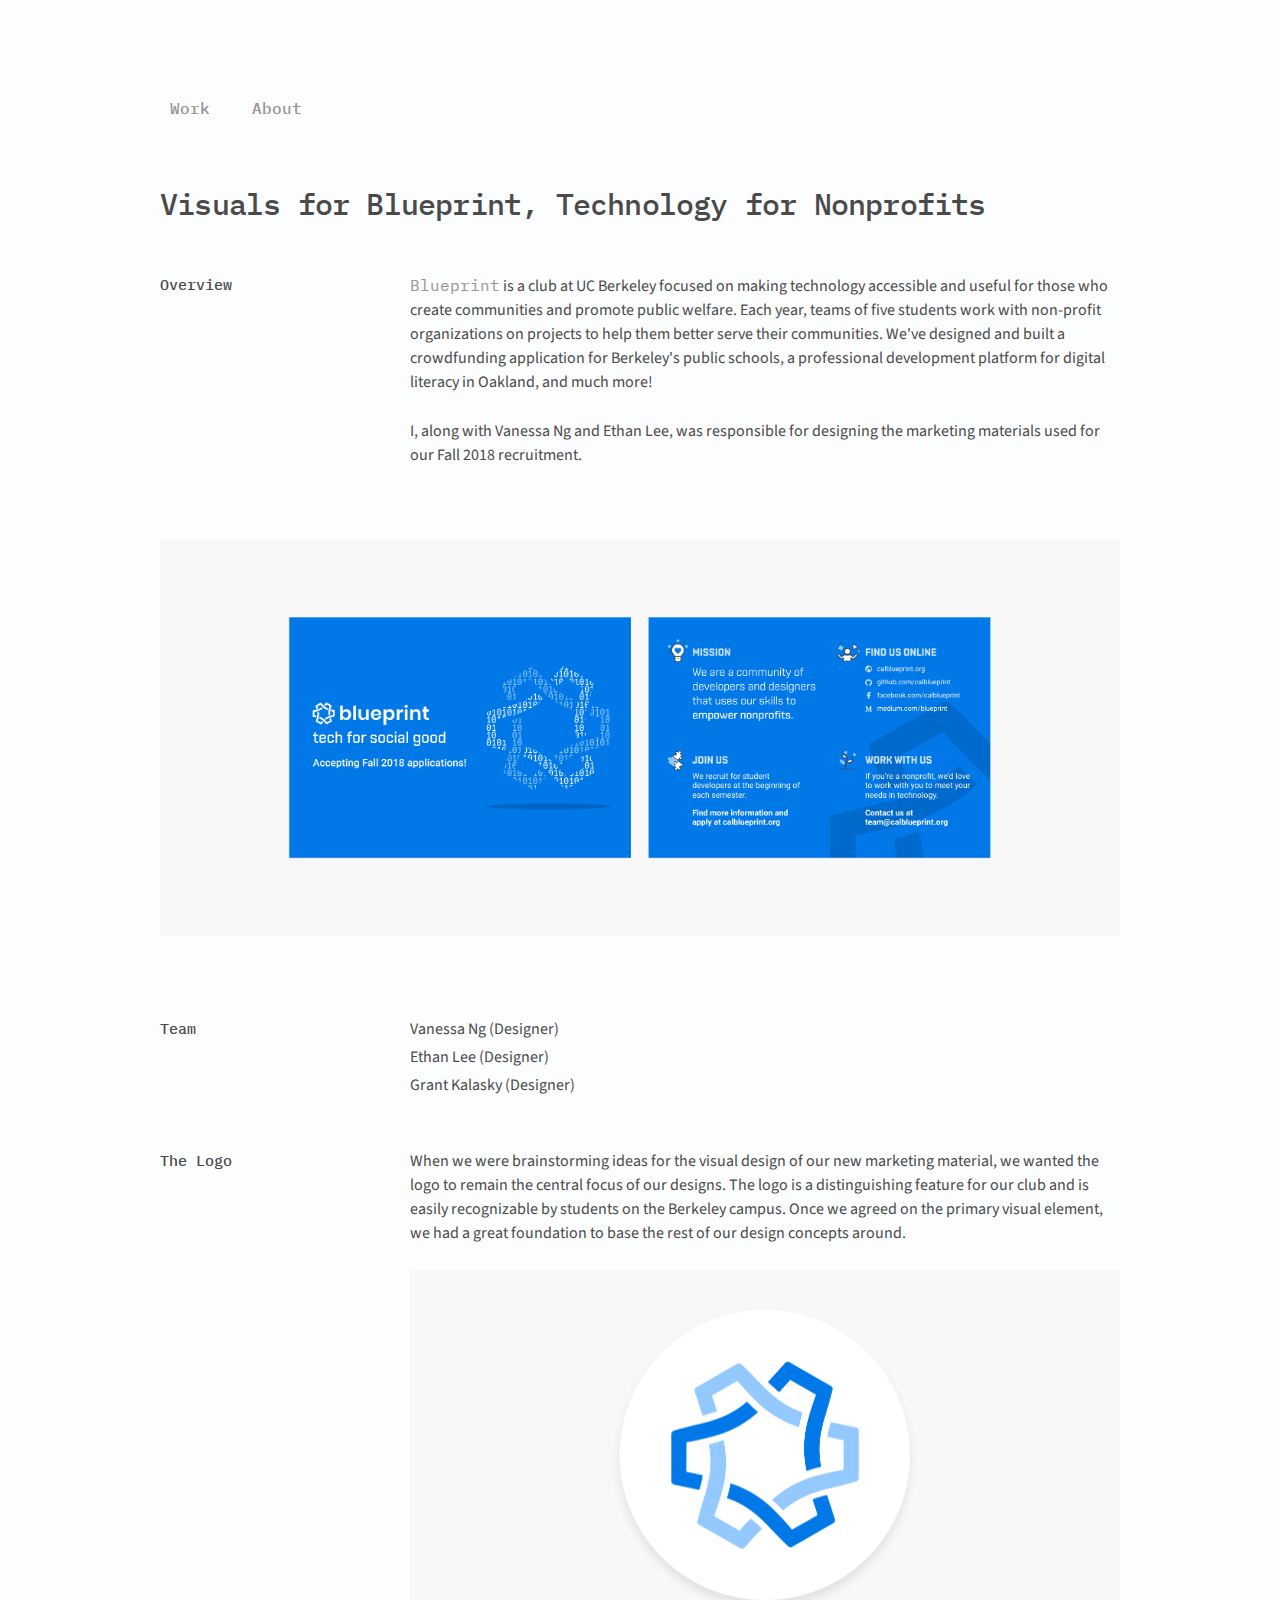
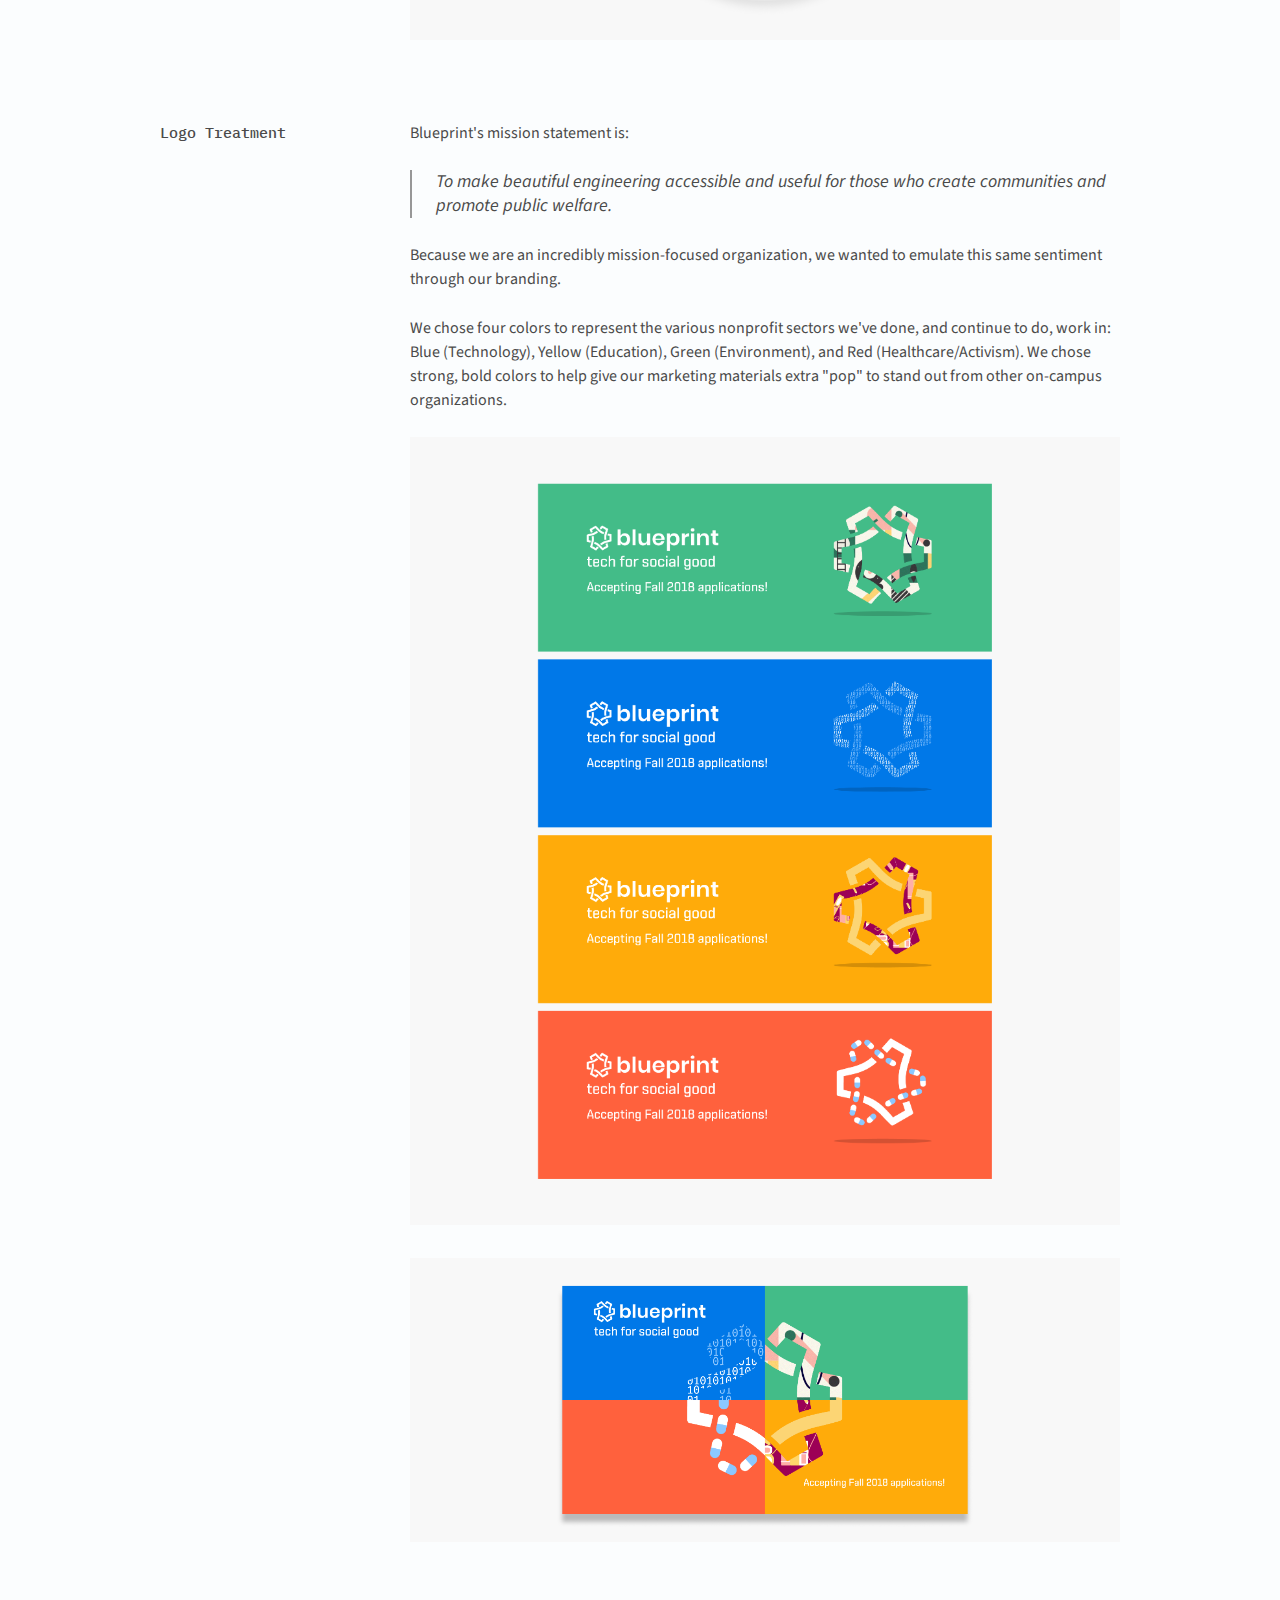
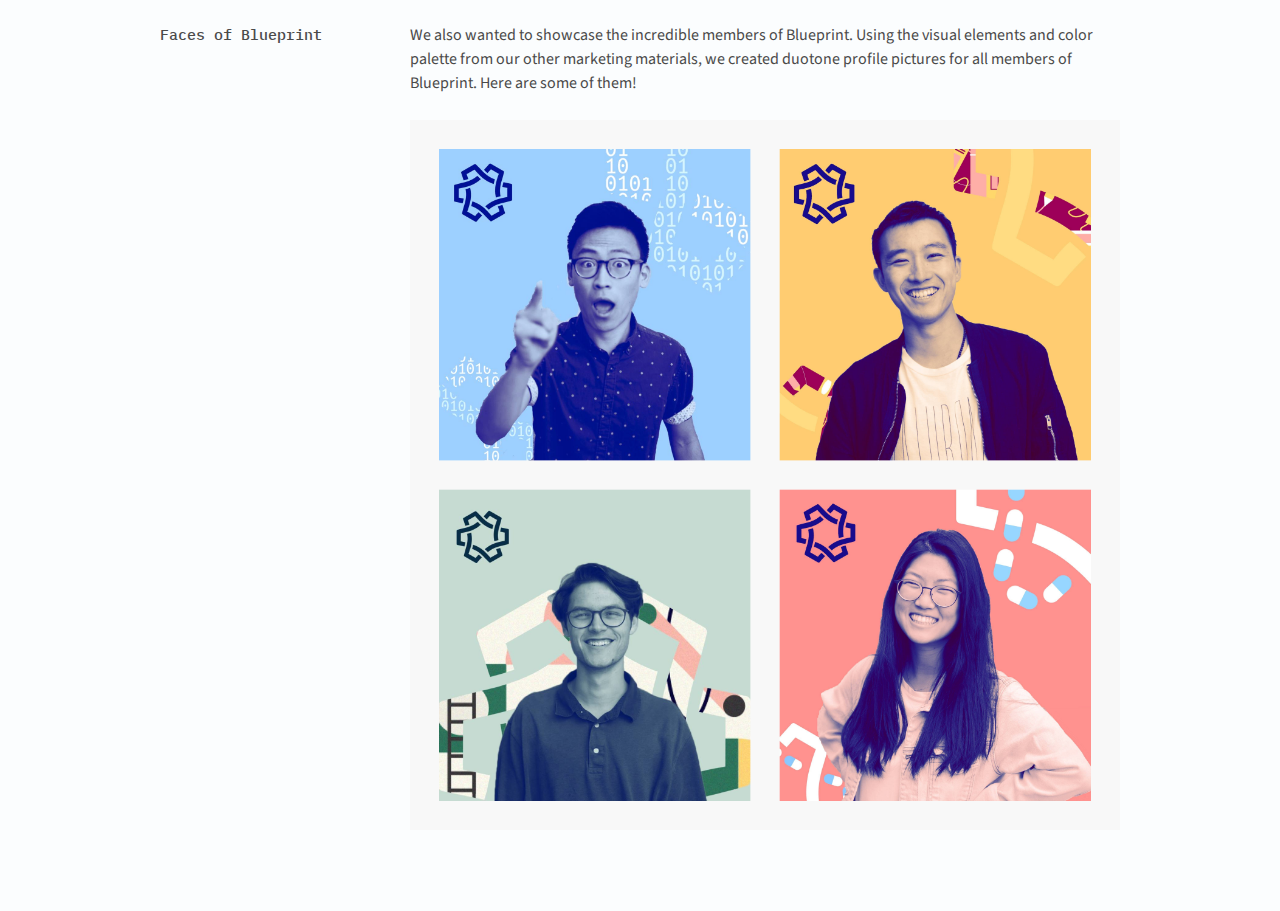
<file: blueprint-branding.html>
<!DOCTYPE html>
<html lang="en">

<head>
	<!-- Basic Page Needs
  	–––––––––––––––––––––––––––––––––––––––––––––––––– -->
	<meta http-equiv="Content-Type" content="text/html" charset="utf-8">
	<meta name="description" content="Product Designer and Manager, formerly doing design at Factual and Blue Shield of California">
	<meta name="author" content>

	<!-- Mobile Specific Metas
  	–––––––––––––––––––––––––––––––––––––––––––––––––– -->
	<meta name="viewport" content="width=device-width, initial-scale=1">
	<!-- CSS
  	–––––––––––––––––––––––––––––––––––––––––––––––––– -->
	<link href="css/normalize.css" rel="stylesheet">
	<link href="css/skeleton.css" rel="stylesheet">
	<link href="css/main.css" rel="stylesheet">
	<!-- FONT
  	–––––––––––––––––––––––––––––––––––––––––––––––––– -->
	<!-- <link href="https://fonts.googleapis.com/css?family=Work+Sans" rel="stylesheet"> -->
	<link href="https://fonts.googleapis.com/css?family=Source+Sans+Pro" rel="stylesheet">
	<link href="https://fonts.googleapis.com/css?family=IBM+Plex+Mono:400,500" rel="stylesheet">
	
	<link rel="icon" href="images/my-icon.png">
	<title>Grant Kalasky - Product Designer</title>

	<!-- Global Site Tag (gtag.js) - Google Analytics -->
	<script async src="https://www.googletagmanager.com/gtag/js?id=UA-106718582-1"></script>
	<script>
	  window.dataLayer = window.dataLayer || [];
	  function gtag(){dataLayer.push(arguments)};
	  gtag('js', new Date());

	  gtag('config', 'UA-106718582-1');
	</script>
</head>

<body screen_capture_injected="true" style>
	<script>
		$(document).ready(function() {
		    $("body").css("display", "none");
		    $("body").fadeIn(150);
		 
		    $("a.transition").click(function(event){
		        event.preventDefault();
		        linkLocation = this.href;
		        $("body").fadeOut(100, redirectPage);      
		    });
		         
		    function redirectPage() {
		        window.location = linkLocation;
		    }
		});
	</script>

	<div class="container">
		<section class="header">
			<div class="row" id="menu">
				<div class="onecolumn" style="margin-top: 10%; margin-bottom: 10%;">
					<ul class="navbar-list">
						<li class="navbar-item">
							<a class="transition, navbar-link" href="index.html" id="active">Work</a>
						</li>
						<li class="navbar-item">
							<a class="transition, navbar-link" href="about.html" id="active">About</a>
						</li>
					</ul>
				</div>
			</div>
			<div class="case-study-container row">
				<h4 class="case-study-header">Visuals for Blueprint, Technology for Nonprofits</h4>
				<div class="design-content-row row">
					<div class="three columns">
						<h6>Overview</h6>
					</div>
					<div class="nine columns">
						<p><a href="https://calblueprint.org/" target="_blank">Blueprint</a> is a club at UC Berkeley focused on making technology accessible and useful for those who create communities and promote public welfare. Each year, teams of five students work with non-profit organizations on projects to help them better serve their communities. We've designed and built a crowdfunding application for Berkeley's public schools, a professional development platform for digital literacy in Oakland, and much more!</p>
						<p>I, along with Vanessa Ng and Ethan Lee, was responsible for designing the marketing materials used for our Fall 2018 recruitment.</p>
					</div>
				</div>
				<div class="design-content-row row">
					<img class="case-study-img" src="blueprint/bp-flyer-front-and-back.png">
				</div>
				<div class="design-content-row row">
					<div class="three columns">
						<h6>Team</h6>
					</div>
					<div class="team-section nine columns">
						<p>Vanessa Ng (Designer)</p>
						<p>Ethan Lee (Designer)</p>
						<p>Grant Kalasky (Designer)</p>
					</div>
				</div>
				<div class="design-content-row row">
					<div class="three columns">
						<h6>The Logo</h6>
					</div>
					<div class="nine columns">
						<p>When we were brainstorming ideas for the visual design of our new marketing material, we wanted the logo to remain the central focus of our designs. The logo is a distinguishing feature for our club and is easily recognizable by students on the Berkeley campus. Once we agreed on the primary visual element, we had a great foundation to base the rest of our design concepts around.</p>
						<img class="case-study-img" src="blueprint/bp-logo-image.png">
					</div>
				</div>
				<div class="design-content-row row">
					<div class="three columns">
						<h6>Logo Treatment</h6>
					</div>
					<div class="nine columns">
						<p>Blueprint's mission statement is:</p>
						<p class="block-quote">To make beautiful engineering accessible and useful for those who create communities and promote public welfare.</p>
						<p>Because we are an incredibly mission-focused organization, we wanted to emulate this same sentiment through our branding.</p>
						<p>We chose four colors to represent the various nonprofit sectors we've done, and continue to do, work in: Blue (Technology), Yellow (Education), Green (Environment), and Red (Healthcare/Activism). We chose strong, bold colors to help give our marketing materials extra "pop" to stand out from other on-campus organizations.</p>
						<img class="case-study-img" src="blueprint/bp-banner-photos.png">
						<img class="case-study-img" src="blueprint/blueprint-cover-photo.png">
					</div>
				</div>
				
				<div class="design-content-row row">
					<div class="three columns">
						<h6>Faces of Blueprint</h6>
					</div>
					<div class="nine columns">
						<p>We also wanted to showcase the incredible members of Blueprint. Using the visual elements and color palette from our other marketing materials, we created duotone profile pictures for all members of Blueprint. Here are some of them!</p>
						<img class="case-study-img" src="blueprint/faces-of-blueprint.png">
					</div>
				</div>

			</div>
		</section>

	</div>

</body>
</html>
</file>
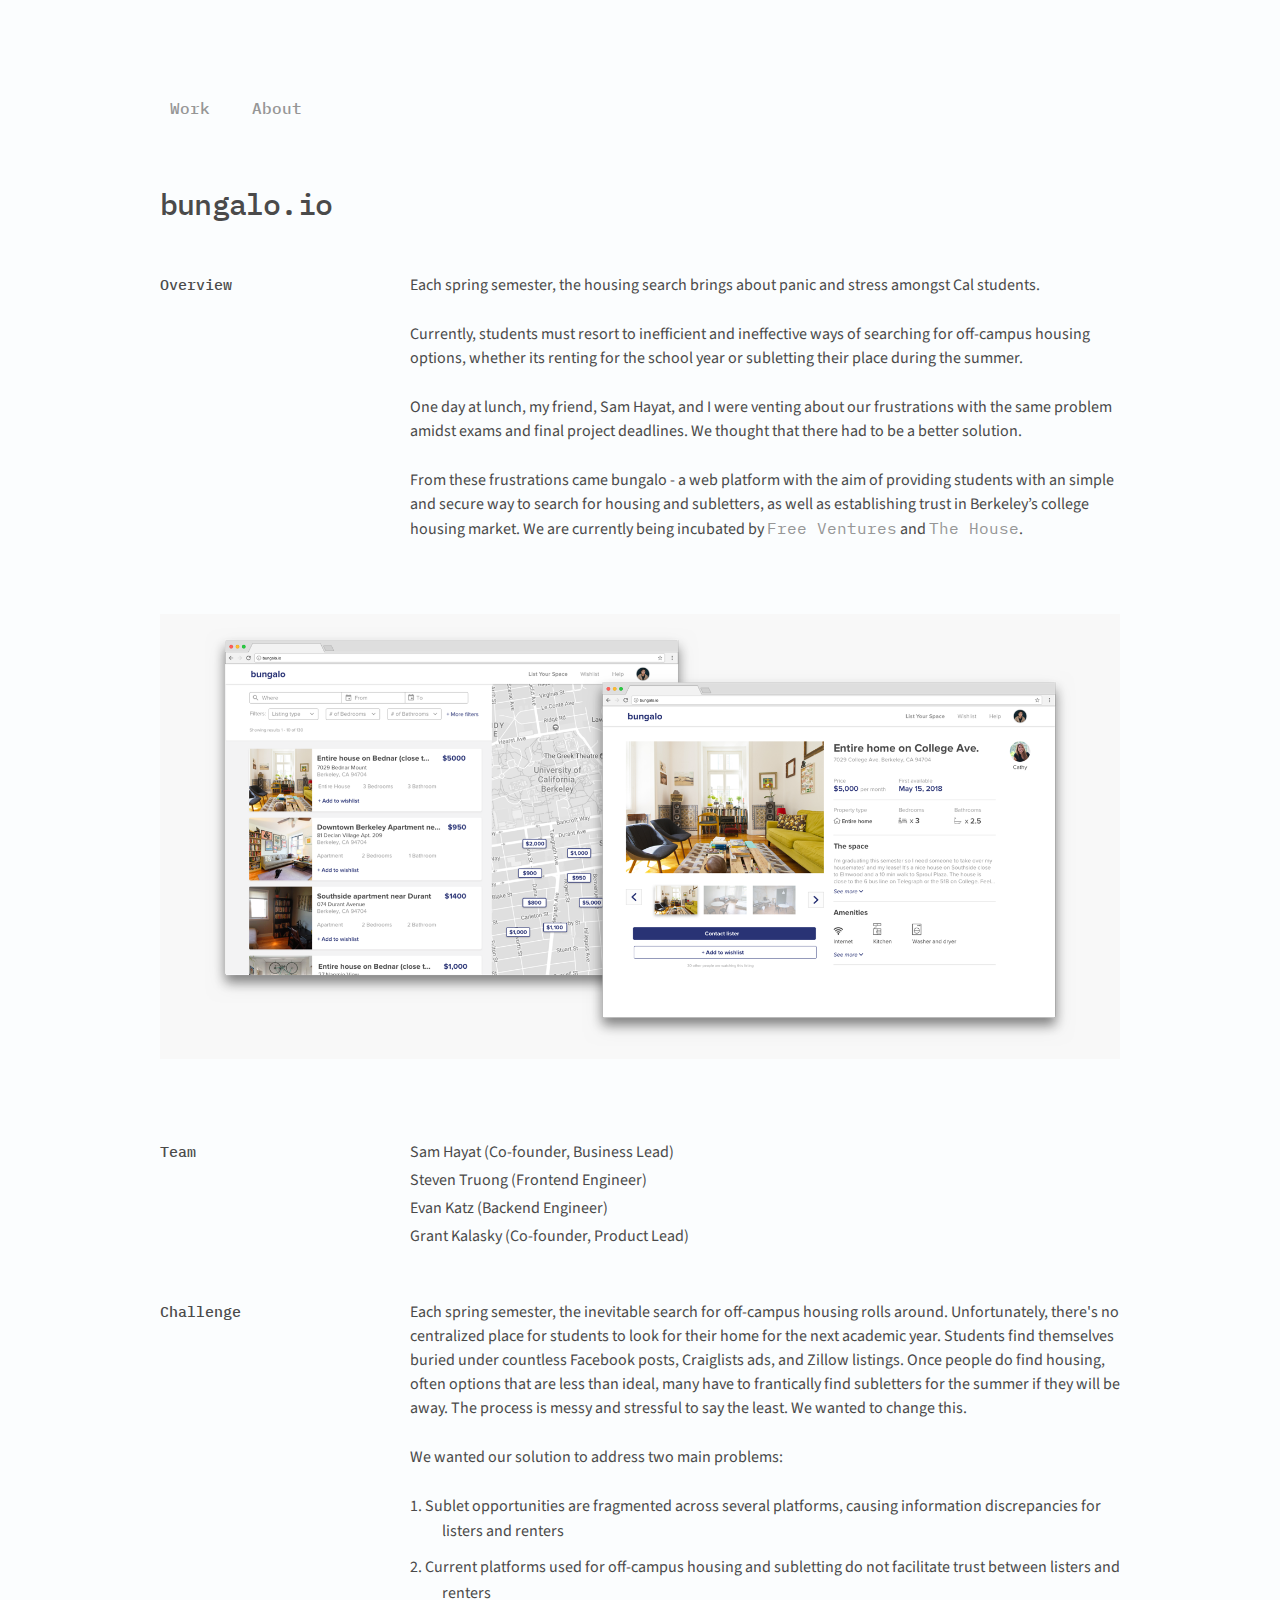
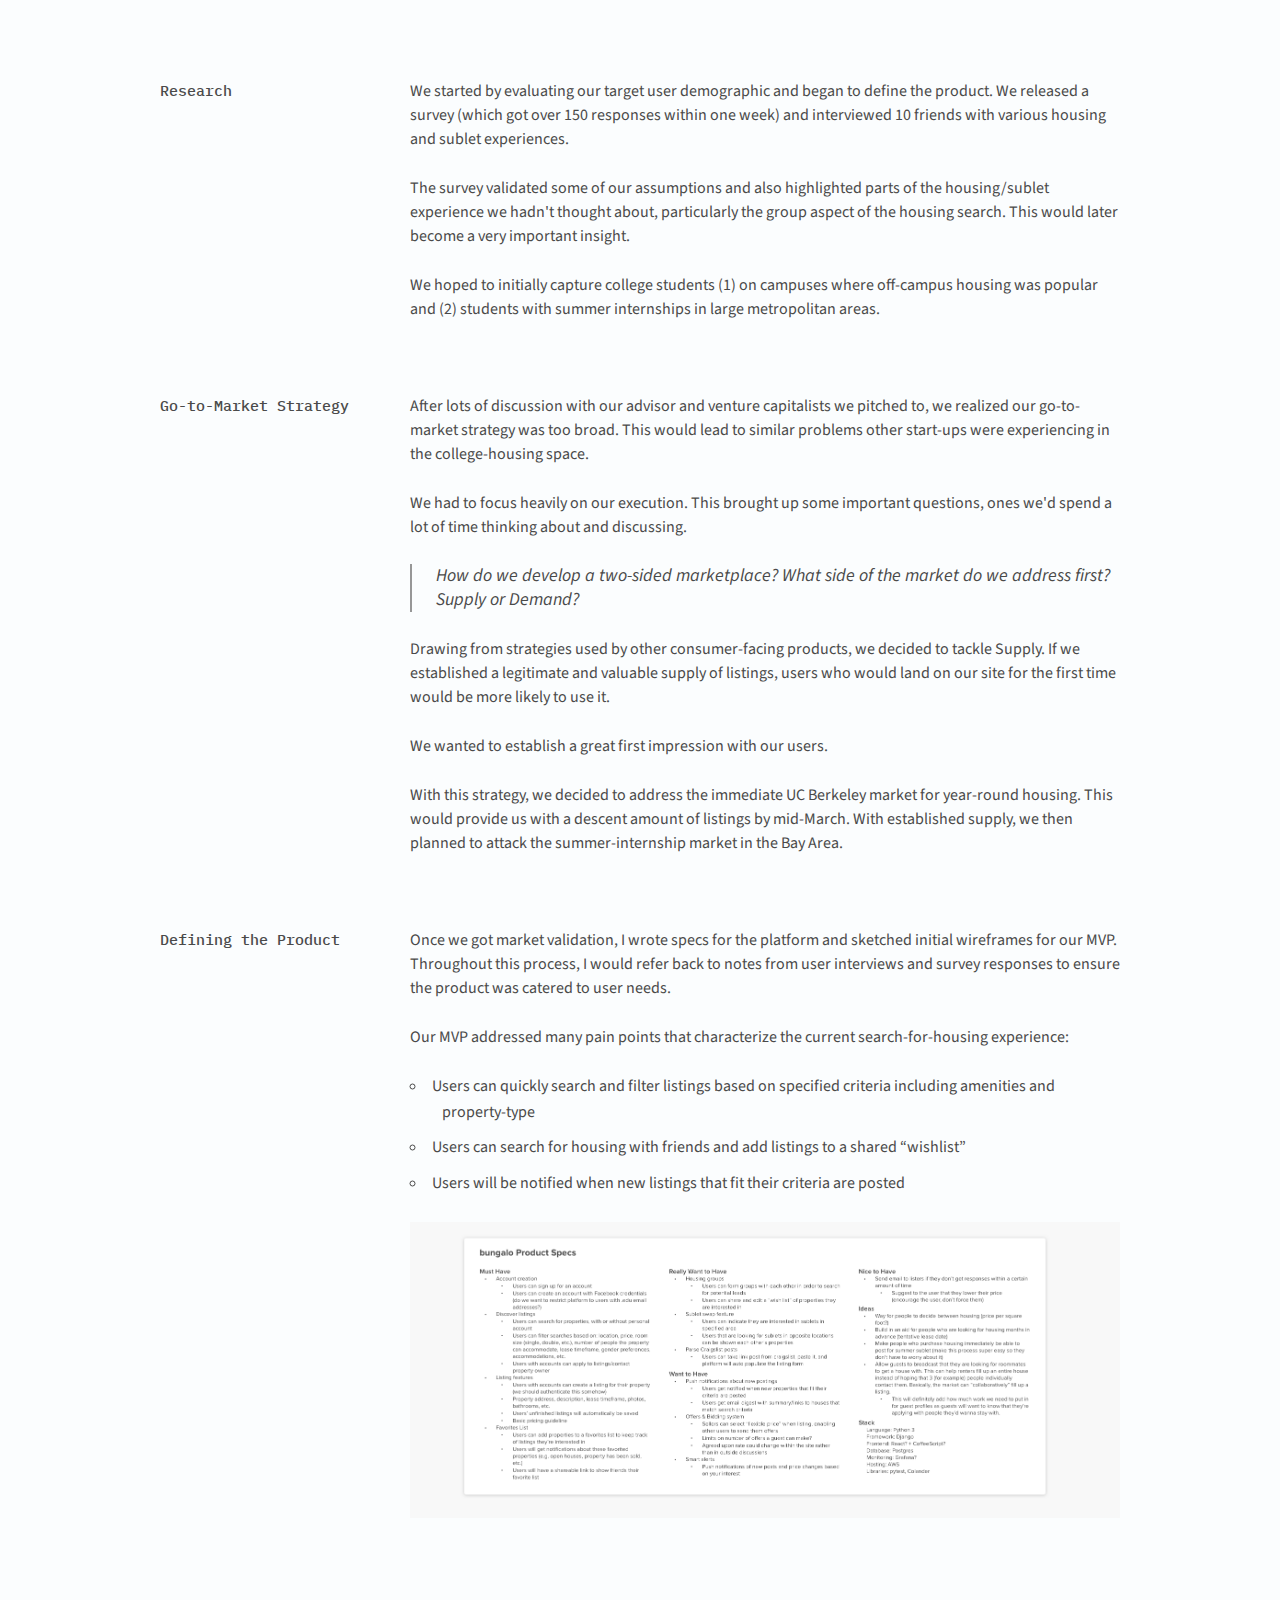
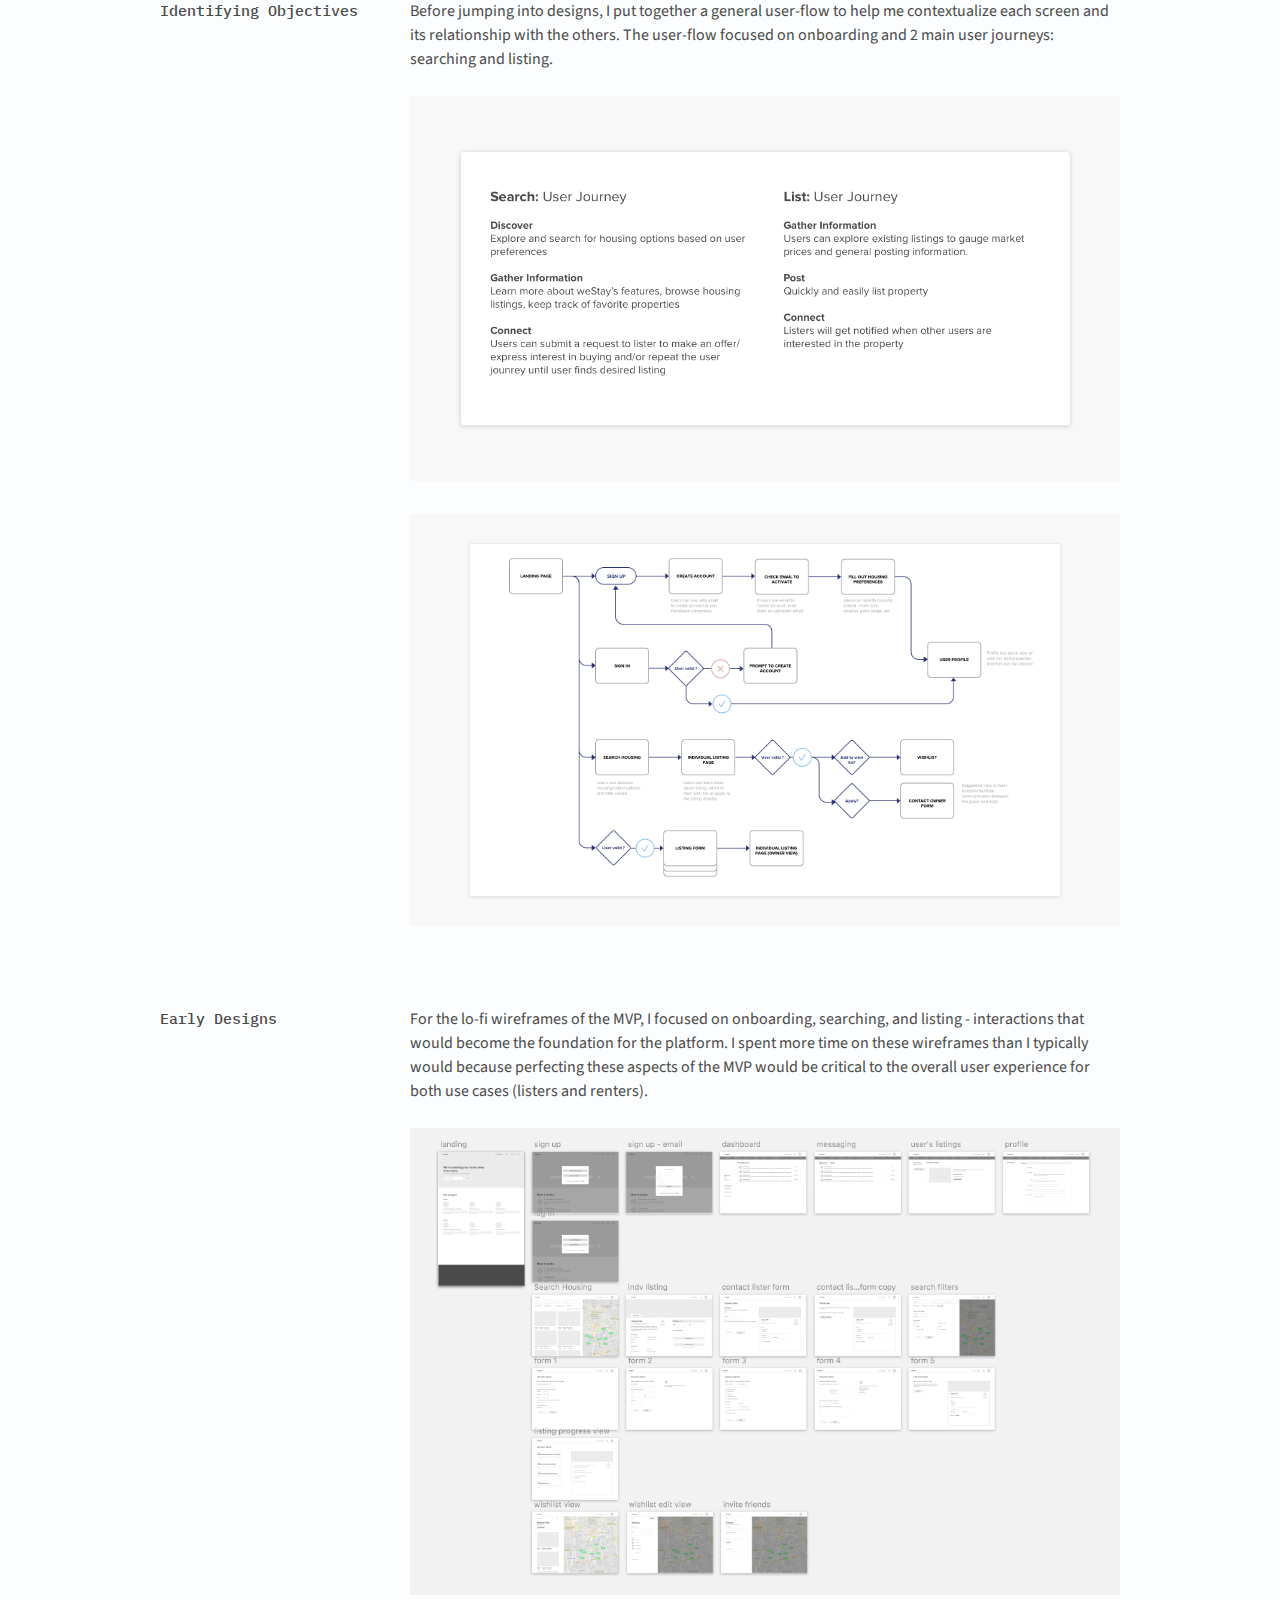
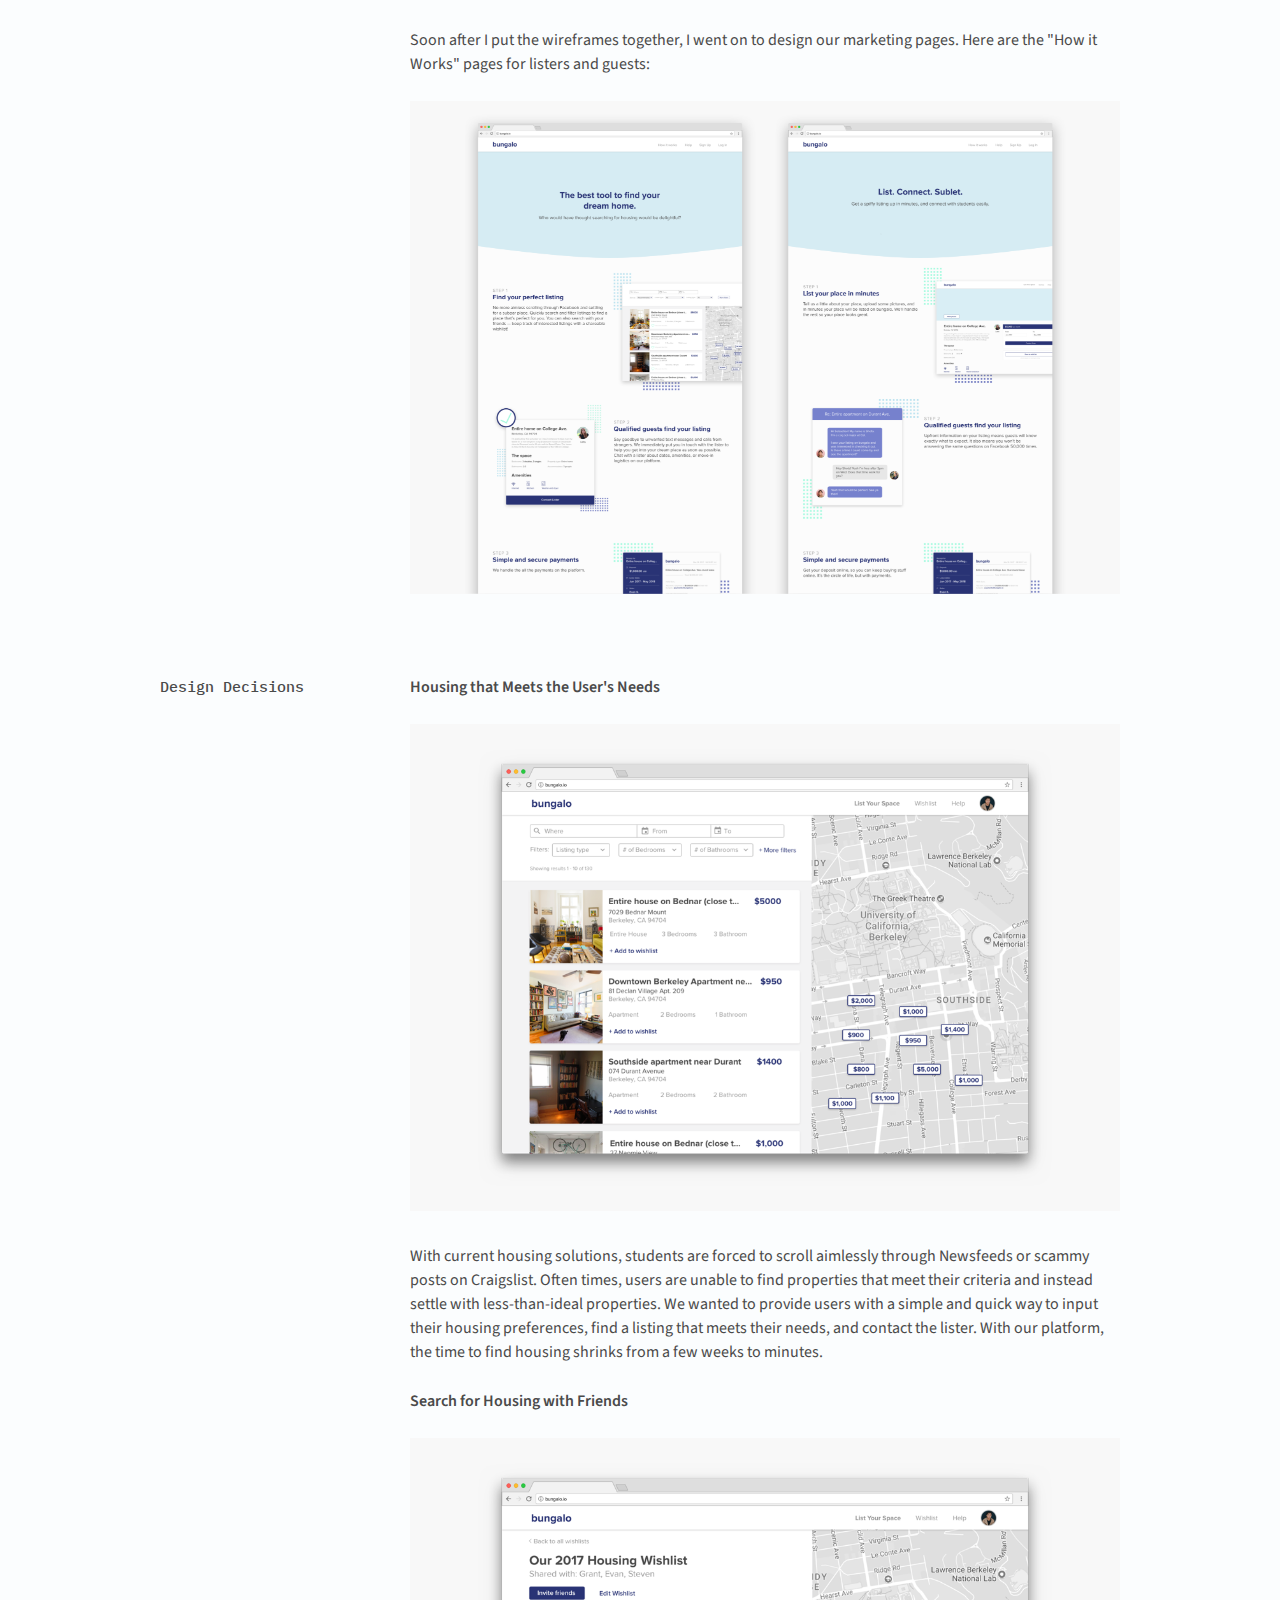
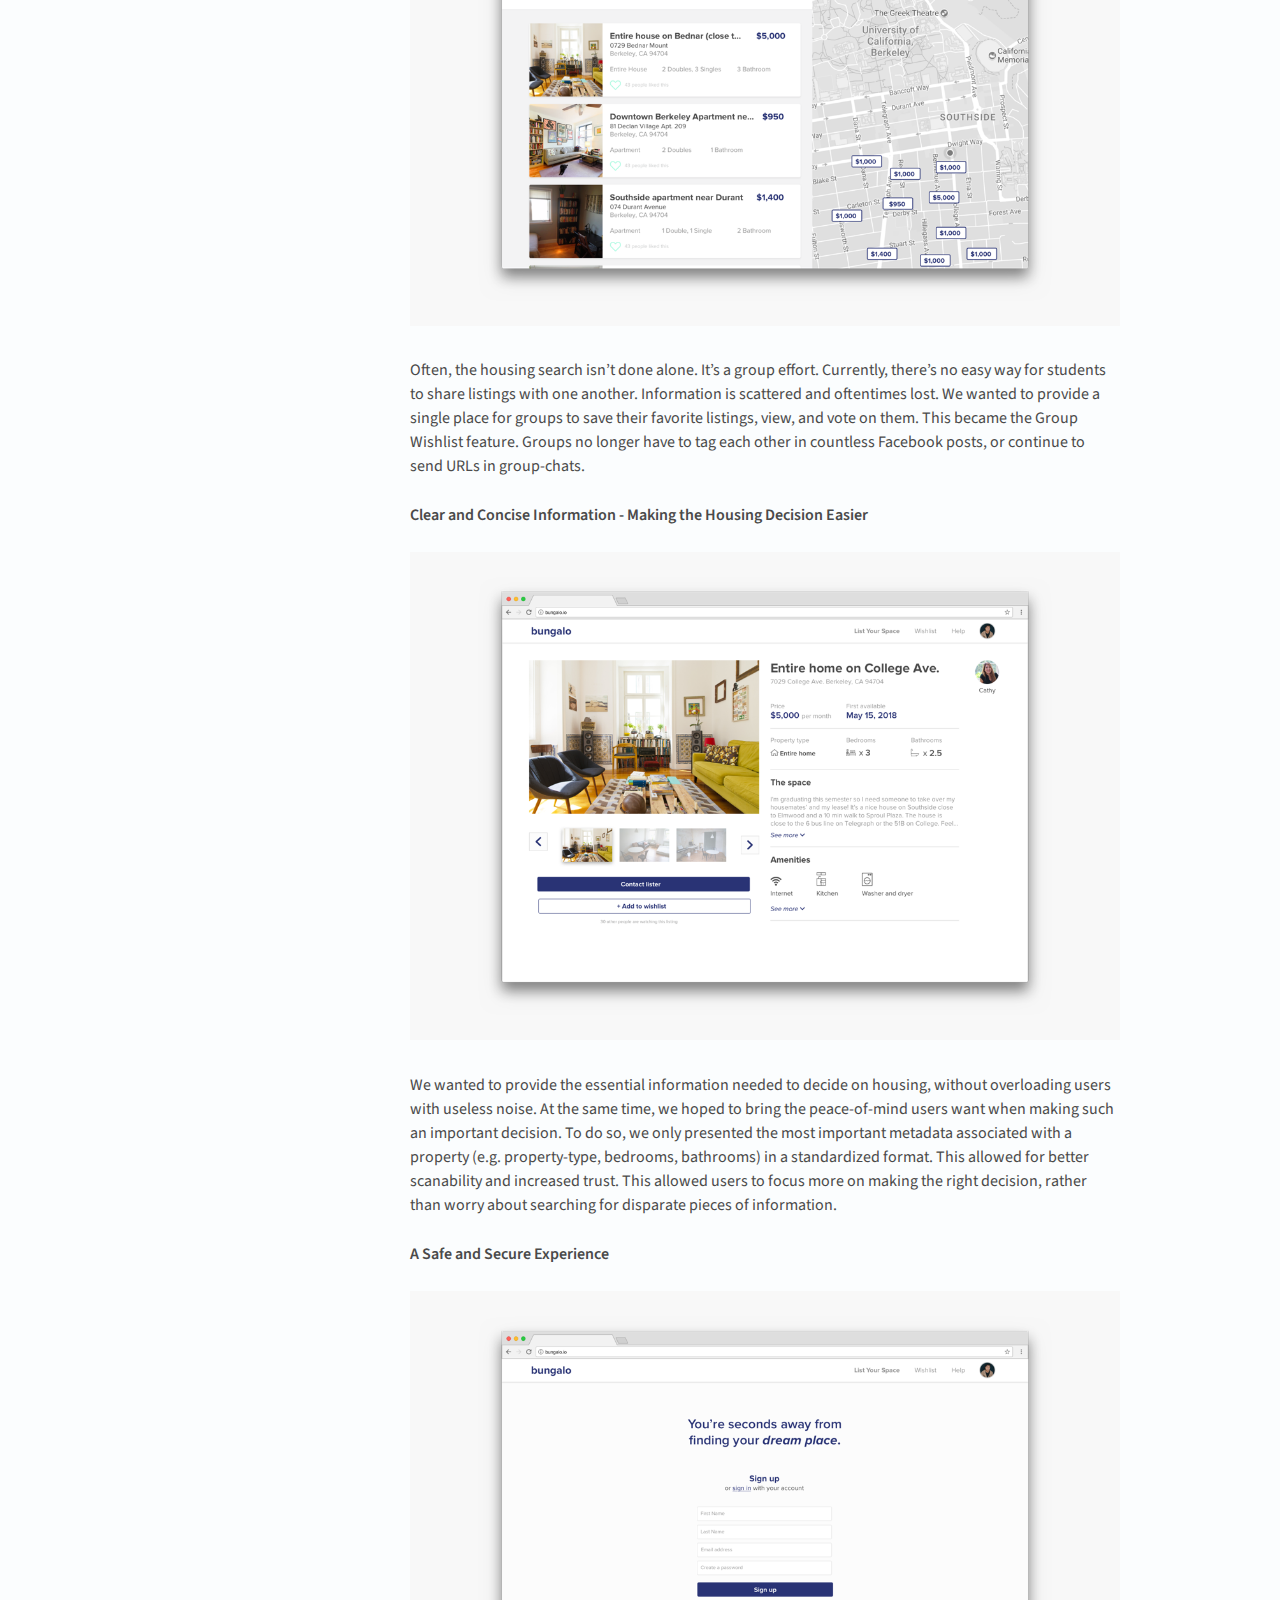
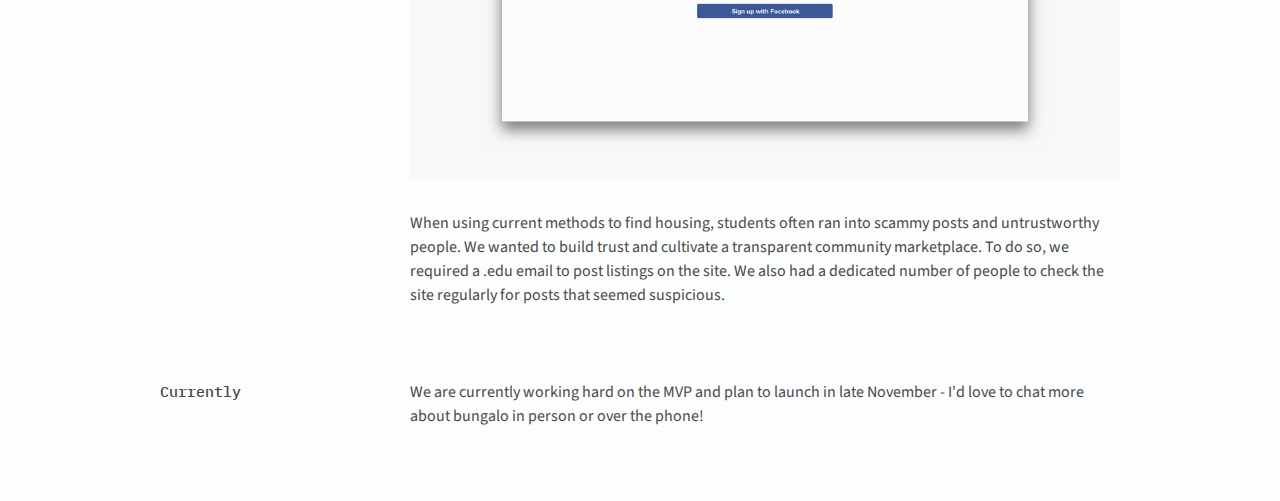
<file: bungalo.html>
<!DOCTYPE html>
<html lang="en">

<head>
	<!-- Basic Page Needs
  	–––––––––––––––––––––––––––––––––––––––––––––––––– -->
	<meta http-equiv="Content-Type" content="text/html" charset="utf-8">
	<meta name="description" content="Product Designer and Manager, formerly doing design at Factual and Blue Shield of California">
	<meta name="author" content>

	<!-- Mobile Specific Metas
  	–––––––––––––––––––––––––––––––––––––––––––––––––– -->
	<meta name="viewport" content="width=device-width, initial-scale=1">
	<!-- CSS
  	–––––––––––––––––––––––––––––––––––––––––––––––––– -->
	<link href="css/normalize.css" rel="stylesheet">
	<link href="css/skeleton.css" rel="stylesheet">
	<link href="css/main.css" rel="stylesheet">
	<!-- FONT
  	–––––––––––––––––––––––––––––––––––––––––––––––––– -->
	<!-- <link href="https://fonts.googleapis.com/css?family=Work+Sans" rel="stylesheet"> -->
	<link href="https://fonts.googleapis.com/css?family=Source+Sans+Pro" rel="stylesheet">
	<link href="https://fonts.googleapis.com/css?family=IBM+Plex+Mono:400,500" rel="stylesheet">
	
	<link rel="icon" href="images/my-icon.png">
	<title>Grant Kalasky - Product Designer</title>

	<!-- Global Site Tag (gtag.js) - Google Analytics -->
	<script async src="https://www.googletagmanager.com/gtag/js?id=UA-106718582-1"></script>
	<script>
	  window.dataLayer = window.dataLayer || [];
	  function gtag(){dataLayer.push(arguments)};
	  gtag('js', new Date());

	  gtag('config', 'UA-106718582-1');
	</script>
</head>

<body screen_capture_injected="true" style>
	<script>
		$(document).ready(function() {
		    $("body").css("display", "none");
		    $("body").fadeIn(150);
		 
		    $("a.transition").click(function(event){
		        event.preventDefault();
		        linkLocation = this.href;
		        $("body").fadeOut(100, redirectPage);      
		    });
		         
		    function redirectPage() {
		        window.location = linkLocation;
		    }
		});
	</script>

	<div class="container">
		<section class="header">
			<div class="row" id="menu">
				<div class="onecolumn" style="margin-top: 10%; margin-bottom: 10%;">
					<ul class="navbar-list">
						<li class="navbar-item">
							<a class="transition, navbar-link" href="index.html" id="active">Work</a>
						</li>
						<li class="navbar-item">
							<a class="transition, navbar-link" href="about.html" id="active">About</a>
						</li>
					</ul>
				</div>
			</div>
			<div class="case-study-container row">
				<h4 class="case-study-header">bungalo.io</h4>
				<div class="design-content-row row">
					<div class="three columns">
						<h6>Overview</h6>
					</div>
					<div class="nine columns">
						<p>Each spring semester, the housing search brings about panic and stress amongst Cal students.</p>
						<p>Currently, students must resort to inefficient and ineffective ways of searching for off-campus housing options, whether its renting for the school year or subletting their place during the summer. </p>
						<p>One day at lunch, my friend, Sam Hayat, and I were venting about our frustrations with the same problem amidst exams and final project deadlines. We thought that there had to be a better solution.</p>
						<p>From these frustrations came bungalo - a web platform with the aim of providing students with an simple and secure way to search for housing and subletters, as well as establishing trust in Berkeley’s college housing market. We are currently being incubated by <a href="http://www.freeventures.org/" target="_blank">Free Ventures</a> and <a href="https://thehouse.build/" target="_blank">The House</a>.</p>
					</div>
				</div>
				<div class="design-content-row row">
					<img class="case-study-img" src="bungalo/bungalo-banner.png">
				</div>
				<div class="design-content-row row">
					<div class="three columns">
						<h6>Team</h6>
					</div>
					<div class="team-section nine columns">
						<p>Sam Hayat (Co-founder, Business Lead)</p>
						<p>Steven Truong (Frontend Engineer)</p>
						<p>Evan Katz (Backend Engineer)</p>
						<p>Grant Kalasky (Co-founder, Product Lead)</p>
					</div>
				</div>
				
				<div class="design-content-row row">
					<div class="three columns">
						<h6>Challenge</h6>
					</div>
					<div class="nine columns">
						<p>Each spring semester, the inevitable search for off-campus housing rolls around. Unfortunately, there's no centralized place for students to look for their home for the next academic year. Students find themselves buried under countless Facebook posts, Craiglists ads, and Zillow listings. Once people do find housing, often options that are less than ideal, many have to frantically find subletters for the summer if they will be away. The process is messy and stressful to say the least. We wanted to change this.</p>
						<p>We wanted our solution to address two main problems:</p>
						<ol>
							<li>Sublet opportunities are fragmented across several platforms, causing information discrepancies for listers and renters</li>
							<li>Current platforms used for off-campus housing and subletting do not facilitate trust between listers and renters</li>
						</ol>
					</div>
				</div>

				<div class="design-content-row row">
					<div class="three columns">
						<h6>Research</h6>
					</div>
					<div class="nine columns">
						<p>We started by evaluating our target user demographic and began to define the product. We released a survey (which got over 150 responses within one week) and interviewed 10 friends with various housing and sublet experiences.</p>
						<p>The survey validated some of our assumptions and also highlighted parts of the housing/sublet experience we hadn't thought about, particularly the group aspect of the housing search. This would later become a very important insight.</p>
						<p>We hoped to initially capture college students (1) on campuses where off-campus housing was popular and (2) students with summer internships in large metropolitan areas.</p>
					</div>
				</div>

				<div class="design-content-row row">
					<div class="three columns">
						<h6>Go-to-Market Strategy</h6>
					</div>
					<div class="nine columns">
						<p>After lots of discussion with our advisor and venture capitalists we pitched to, we realized our go-to-market strategy was too broad. This would lead to similar problems other start-ups were experiencing in the college-housing space.</p>
						<p>We had to focus heavily on our execution. This brought up some important questions, ones we'd spend a lot of time thinking about and discussing.</p>
						<p class="block-quote">How do we develop a two-sided marketplace? What side of the market do we address first? Supply or Demand?</p>
						<p>Drawing from strategies used by other consumer-facing products, we decided to tackle Supply. If we established a legitimate and valuable supply of listings, users who would land on our site for the first time would be more likely to use it. </p>
						<p>We wanted to establish a great first impression with our users.</p>
						<p>With this strategy, we decided to address the immediate UC Berkeley market for year-round housing. This would provide us with a descent amount of listings by mid-March. With established supply, we then planned to attack the summer-internship market in the Bay Area.</p>
					</div>
				</div>

				<div class="design-content-row row">
					<div class="three columns">
						<h6>Defining the Product</h6>
					</div>
					<div class="nine columns">
						<p>Once we got market validation, I wrote specs for the platform and sketched initial wireframes for our MVP. Throughout this process, I would refer back to notes from user interviews and survey responses to ensure the product was catered to user needs.</p>
						<p>Our MVP addressed many pain points that characterize the current search-for-housing experience:</p>
						<ul>
							<li>Users can quickly search and filter listings based on specified criteria including amenities and property-type</li>
							<li>Users can search for housing with friends and add listings to a shared “wishlist”</li>
							<li>Users will be notified when new listings that fit their criteria are posted</li>
						</ul>
						<img class="case-study-img" src="bungalo/bungalo-specs.png">
					</div>
				</div>

				<div class="design-content-row row">
					<div class="three columns">
						<h6>Identifying Objectives</h6>
					</div>
					<div class="nine columns">
						<p>Before jumping into designs, I put together a general user-flow to help me contextualize each screen and its relationship with the others. The user-flow focused on onboarding and 2 main user journeys: searching and listing.</p>
						<img class="case-study-img" src="bungalo/bungalo-user-journey.png">
						<img class="case-study-img" src="bungalo/bungalo-user-flow.png">
					</div>
				</div>
				<div class="design-content-row row">
					<div class="three columns">
						<h6>Early Designs</h6>
					</div>
					<div class="nine columns">
						<p>For the lo-fi wireframes of the MVP, I focused on onboarding, searching, and listing - interactions that would become the foundation for the platform. I spent more time on these wireframes than I typically would because perfecting these aspects of the MVP would be critical to the overall user experience for both use cases (listers and renters).</p>
						<img class="case-study-img" src="bungalo/bungalo-lofi-wireframes.png">
						<p>Soon after I put the wireframes together, I went on to design our marketing pages. Here are the "How it Works" pages for listers and guests:</p>
						<img class="case-study-img" src="bungalo/bungalo-marketing-pages.png">
					</div>
				</div>

				<div class="design-content-row row">
					<div class="three columns">
						<h6>Design Decisions</h6>
					</div>
					<div class="nine columns">
						<p style="font-weight: 600;">Housing that Meets the User's Needs</p>
						<img class="case-study-img" src="bungalo/bungalo-search.png">
						<p>With current housing solutions, students are forced to scroll aimlessly through Newsfeeds or scammy posts on Craigslist. Often times, users are unable to find properties that meet their criteria and instead settle with less-than-ideal properties. We wanted to provide users with a simple and quick way to input their housing preferences, find a listing that meets their needs, and contact the lister. With our platform, the time to find housing shrinks from a few weeks to minutes.</p>

						<p style="font-weight: 600;">Search for Housing with Friends</p>
						<img class="case-study-img" src="bungalo/bungalo-group-wishlist.png">
						<p>Often, the housing search isn’t done alone. It’s a group effort. Currently, there’s no easy way for students to share listings with one another. Information is scattered and oftentimes lost. We wanted to provide a single place for groups to save their favorite listings, view, and vote on them. This became the Group Wishlist feature. Groups no longer have to tag each other in countless Facebook posts, or continue to send URLs in group-chats.</p>

						<p style="font-weight: 600;">Clear and Concise Information - Making the Housing Decision Easier</p>
						<img class="case-study-img" src="bungalo/bungalo-listing.png">
						<p>We wanted to provide the essential information needed to decide on housing, without overloading users with useless noise. At the same time, we hoped to bring the peace-of-mind users want when making such an important decision. To do so, we only presented the most important metadata associated with a property (e.g. property-type, bedrooms, bathrooms) in a standardized format. This allowed for better scanability and increased trust. This allowed users to focus more on making the right decision, rather than worry about searching for disparate pieces of information.</p>

						<p style="font-weight: 600;">A Safe and Secure Experience</p>
						<img class="case-study-img" src="bungalo/bungalo-sign-up.png">
						<p>When using current methods to find housing, students often ran into scammy posts and untrustworthy people. We wanted to build trust and cultivate a transparent community marketplace. To do so, we required a .edu email to post listings on the site. We also had a dedicated number of people to check the site regularly for posts that seemed suspicious.</p>
					</div>
				</div>
				
				<div class="design-content-row row">
					<div class="three columns">
						<h6>Currently</h6>
					</div>
					<div class="nine columns">
						<p>We are currently working hard on the MVP and plan to launch in late November - I'd love to chat more about bungalo in person or over the phone!</p>
					</div>
				</div>
			</div>
		</section>

	</div>

</body>
</html>
</file>
<file: css/skeleton.css>
/*
* Skeleton V2.0.4
* Copyright 2014, Dave Gamache
* www.getskeleton.com
* Free to use under the MIT license.
* http://www.opensource.org/licenses/mit-license.php
* 12/29/2014
*/


/* Table of contents
––––––––––––––––––––––––––––––––––––––––––––––––––
- Grid
- Base Styles
- Typography
- Links
- Buttons
- Forms
- Lists
- Code
- Tables
- Spacing
- Utilities
- Clearing
- Media Queries
*/


/* Grid
–––––––––––––––––––––––––––––––––––––––––––––––––– */
.container {
  position: relative;
  width: 100%;
  max-width: 960px;
  margin: 0 auto;
  padding: 0 20px;
  box-sizing: border-box; }
.column,
.columns {
  width: 100%;
  float: left;
  box-sizing: border-box; }

/* For devices larger than 400px */
@media (min-width: 400px) {
  .container {
    width: 85%;
    padding: 0; }
}

/* For devices larger than 550px */
@media (min-width: 550px) {
  .container {
    width: 80%; }
  .column,
  .columns {
    margin-left: 4%; }
  .column:first-child,
  .columns:first-child {
    margin-left: 0; }

  .one.column,
  .one.columns                    { width: 4.66666666667%; }
  .two.columns                    { width: 13.3333333333%; }
  .three.columns                  { width: 22%;            }
  .four.columns                   { width: 30.6666666667%; }
  .five.columns                   { width: 39.3333333333%; }
  .six.columns                    { width: 48%;            }
  .seven.columns                  { width: 56.6666666667%; }
  .eight.columns                  { width: 65.3333333333%; }
  .nine.columns                   { width: 74.0%;          }
  .ten.columns                    { width: 82.6666666667%; }
  .eleven.columns                 { width: 91.3333333333%; }
  .twelve.columns                 { width: 100%; margin-left: 0; }

  .one-third.column               { width: 30.6666666667%; }
  .two-thirds.column              { width: 65.3333333333%; }

  .one-half.column                { width: 48%; }

  /* Offsets */
  .offset-by-one.column,
  .offset-by-one.columns          { margin-left: 8.66666666667%; }
  .offset-by-two.column,
  .offset-by-two.columns          { margin-left: 17.3333333333%; }
  .offset-by-three.column,
  .offset-by-three.columns        { margin-left: 26%;            }
  .offset-by-four.column,
  .offset-by-four.columns         { margin-left: 34.6666666667%; }
  .offset-by-five.column,
  .offset-by-five.columns         { margin-left: 43.3333333333%; }
  .offset-by-six.column,
  .offset-by-six.columns          { margin-left: 52%;            }
  .offset-by-seven.column,
  .offset-by-seven.columns        { margin-left: 60.6666666667%; }
  .offset-by-eight.column,
  .offset-by-eight.columns        { margin-left: 69.3333333333%; }
  .offset-by-nine.column,
  .offset-by-nine.columns         { margin-left: 78.0%;          }
  .offset-by-ten.column,
  .offset-by-ten.columns          { margin-left: 86.6666666667%; }
  .offset-by-eleven.column,
  .offset-by-eleven.columns       { margin-left: 95.3333333333%; }

  .offset-by-one-third.column,
  .offset-by-one-third.columns    { margin-left: 34.6666666667%; }
  .offset-by-two-thirds.column,
  .offset-by-two-thirds.columns   { margin-left: 69.3333333333%; }

  .offset-by-one-half.column,
  .offset-by-one-half.columns     { margin-left: 52%; }

}


/* Base Styles
–––––––––––––––––––––––––––––––––––––––––––––––––– */
/* NOTE
html is set to 62.5% so that all the REM measurements throughout Skeleton
are based on 10px sizing. So basically 1.5rem = 15px :) */
html {
  font-size: 62.5%; }
body {
  font-size: 1.5em; /* currently ems cause chrome bug misinterpreting rems on body element */
  line-height: 1.6;
  font-weight: 400;
  font-family: "Raleway", "HelveticaNeue", "Helvetica Neue", Helvetica, Arial, sans-serif;
  color: #222; }


/* Typography
–––––––––––––––––––––––––––––––––––––––––––––––––– */
h1, h2, h3, h4, h5, h6 {
  margin-top: 0;
  margin-bottom: 2rem;
  font-weight: 300; }
h1 { font-size: 4.0rem; line-height: 1.2;  letter-spacing: -.1rem;}
h2 { font-size: 3.6rem; line-height: 1.25; letter-spacing: -.1rem; }
h3 { font-size: 3.0rem; line-height: 1.3;  letter-spacing: -.1rem; }
h4 { font-size: 2.4rem; line-height: 1.35; letter-spacing: -.08rem; }
h5 { font-size: 1.8rem; line-height: 1.5;  letter-spacing: -.05rem; }
h6 { font-size: 1.5rem; line-height: 1.6;  letter-spacing: 0; }

/* Larger than phablet */
@media (min-width: 550px) {
  h1 { font-size: 5.0rem; }
  h2 { font-size: 4.2rem; }
  h3 { font-size: 3.6rem; }
  h4 { font-size: 3.0rem; }
  h5 { font-size: 2.4rem; }
  h6 { font-size: 1.5rem; }
}

p {
  margin-top: 0; }


/* Links
–––––––––––––––––––––––––––––––––––––––––––––––––– */
a {
  color: #1EAEDB; }
a:hover {
  color: #0FA0CE; }


/* Buttons
–––––––––––––––––––––––––––––––––––––––––––––––––– */
.button,
button,
input[type="submit"],
input[type="reset"],
input[type="button"] {
  display: inline-block;
  height: 38px;
  padding: 0 30px;
  color: #555;
  text-align: center;
  font-size: 11px;
  font-weight: 600;
  line-height: 38px;
  letter-spacing: .1rem;
  text-transform: uppercase;
  text-decoration: none;
  white-space: nowrap;
  background-color: transparent;
  border-radius: 4px;
  border: 1px solid #bbb;
  cursor: pointer;
  box-sizing: border-box; }
.button:hover,
button:hover,
input[type="submit"]:hover,
input[type="reset"]:hover,
input[type="button"]:hover,
.button:focus,
button:focus,
input[type="submit"]:focus,
input[type="reset"]:focus,
input[type="button"]:focus {
  color: #333;
  border-color: #888;
  outline: 0; }
.button.button-primary,
button.button-primary,
input[type="submit"].button-primary,
input[type="reset"].button-primary,
input[type="button"].button-primary {
  color: #FFF;
  background-color: #33C3F0;
  border-color: #33C3F0; }
.button.button-primary:hover,
button.button-primary:hover,
input[type="submit"].button-primary:hover,
input[type="reset"].button-primary:hover,
input[type="button"].button-primary:hover,
.button.button-primary:focus,
button.button-primary:focus,
input[type="submit"].button-primary:focus,
input[type="reset"].button-primary:focus,
input[type="button"].button-primary:focus {
  color: #FFF;
  background-color: #1EAEDB;
  border-color: #1EAEDB; }


/* Forms
–––––––––––––––––––––––––––––––––––––––––––––––––– */
input[type="email"],
input[type="number"],
input[type="search"],
input[type="text"],
input[type="tel"],
input[type="url"],
input[type="password"],
textarea,
select {
  height: 38px;
  padding: 6px 10px; /* The 6px vertically centers text on FF, ignored by Webkit */
  background-color: #fff;
  border: 1px solid #D1D1D1;
  border-radius: 4px;
  box-shadow: none;
  box-sizing: border-box; }
/* Removes awkward default styles on some inputs for iOS */
input[type="email"],
input[type="number"],
input[type="search"],
input[type="text"],
input[type="tel"],
input[type="url"],
input[type="password"],
textarea {
  -webkit-appearance: none;
     -moz-appearance: none;
          appearance: none; }
textarea {
  min-height: 65px;
  padding-top: 6px;
  padding-bottom: 6px; }
input[type="email"]:focus,
input[type="number"]:focus,
input[type="search"]:focus,
input[type="text"]:focus,
input[type="tel"]:focus,
input[type="url"]:focus,
input[type="password"]:focus,
textarea:focus,
select:focus {
  border: 1px solid #33C3F0;
  outline: 0; }
label,
legend {
  display: block;
  margin-bottom: .5rem;
  font-weight: 600; }
fieldset {
  padding: 0;
  border-width: 0; }
input[type="checkbox"],
input[type="radio"] {
  display: inline; }
label > .label-body {
  display: inline-block;
  margin-left: .5rem;
  font-weight: normal; }


/* Lists
–––––––––––––––––––––––––––––––––––––––––––––––––– */
ul {
  list-style: circle inside; }
ol {
  list-style: decimal inside; }
ol, ul {
  padding-left: 0;
  margin-top: 0; }
ul ul,
ul ol,
ol ol,
ol ul {
  margin: 1.5rem 0 1.5rem 3rem;
  font-size: 90%; }
li {
  margin-bottom: 1rem; }


/* Code
–––––––––––––––––––––––––––––––––––––––––––––––––– */
code {
  padding: .2rem .5rem;
  margin: 0 .2rem;
  font-size: 90%;
  white-space: nowrap;
  background: #F1F1F1;
  border: 1px solid #E1E1E1;
  border-radius: 4px; }
pre > code {
  display: block;
  padding: 1rem 1.5rem;
  white-space: pre; }


/* Tables
–––––––––––––––––––––––––––––––––––––––––––––––––– */
th,
td {
  padding: 12px 15px;
  text-align: left;
  border-bottom: 1px solid #E1E1E1; }
th:first-child,
td:first-child {
  padding-left: 0; }
th:last-child,
td:last-child {
  padding-right: 0; }


/* Spacing
–––––––––––––––––––––––––––––––––––––––––––––––––– */
button,
.button {
  margin-bottom: 1rem; }
input,
textarea,
select,
fieldset {
  margin-bottom: 1.5rem; }
pre,
blockquote,
dl,
figure,
table,
p,
ul,
ol,
form {
  margin-bottom: 2.5rem; }


/* Utilities
–––––––––––––––––––––––––––––––––––––––––––––––––– */
.u-full-width {
  width: 100%;
  box-sizing: border-box; }
.u-max-full-width {
  max-width: 100%;
  box-sizing: border-box; }
.u-pull-right {
  float: right; }
.u-pull-left {
  float: left; }


/* Misc
–––––––––––––––––––––––––––––––––––––––––––––––––– */
hr {
  margin-top: 3rem;
  margin-bottom: 3.5rem;
  border-width: 0;
  border-top: 1px solid #E1E1E1; }


/* Clearing
–––––––––––––––––––––––––––––––––––––––––––––––––– */

/* Self Clearing Goodness */
.container:after,
.row:after,
.u-cf {
  content: "";
  display: table;
  clear: both; }


/* Media Queries
–––––––––––––––––––––––––––––––––––––––––––––––––– */
/*
Note: The best way to structure the use of media queries is to create the queries
near the relevant code. For example, if you wanted to change the styles for buttons
on small devices, paste the mobile query code up in the buttons section and style it
there.
*/


/* Larger than mobile */
@media (min-width: 400px) {}

/* Larger than phablet (also point when grid becomes active) */
@media (min-width: 550px) {}

/* Larger than tablet */
@media (min-width: 750px) {}

/* Larger than desktop */
@media (min-width: 1000px) {}

/* Larger than Desktop HD */
@media (min-width: 1200px) {}
</file>
<file: css/main.css>
/*@font-face {
	font-family: "Apercu-Regular-Pro";
	src: url('fonts/apercu-regular-webfont.ttf');
	font-weight: normal;
}*/

@font-face {
	font-family: 'Atlas Grotesk';
	src: url('Atlas-Grotesk-Web-Regular.woff') format('woff');
	font-weight: normal;
}

body {
	background: #FBFDFE;
	color: #4a4a4a;
	font-family: 'Roboto', "Source Sans Pro", sans-serif;
	font-size: 1.6rem;
	line-height: 1.6;
	text-rendering: optimizeLegibility;
	-webkit-font-smoothing: antialiased;
}

h1, h2, h3, h4, h5, h6 {
	font-family: 'IBM Plex Mono', monospace;
	font-weight: 500;
}

p {
	font-weight: normal;
	margin-top: 0;
	padding-right: 0%;
	line-height: 2.4rem;
}

a {
	text-decoration: none;
	color: #3B5DD7;
	cursor: pointer;
	border: none;
	border-bottom: 4px solid #FBFDFE;
	border-radius: 0px;
	font-family: 'IBM Plex Mono', monospace;
	transition: color .20s ease-in;
   -moz-transition: color .20s ease-in;
   -webkit-transition: color .20s ease-in;
  transition: border-bottom .20s ease-in;
   -moz-transition: border-bottom .20s ease-in;
   -webkit-transition: border-bottom .20s ease-in;
}

ol, ul {
	padding-left: 0;
	margin-top: 0;
}

li {
	display: list-item;
	padding-left: 1rem;
	margin-bottom: 1rem;
	text-align: -webkit-match-parent;
}

a:hover {
	color: #3B5DD7;
	border-bottom: 4px solid #9BADEA;
}


/* HEADER */

.container {
	box-sizing: border-box;
	margin: 0 auto;
	max-width: 960px;
	position: relative;
}

.header {
	text-align: left;
}

.navbar-list {
	list-style: none;
	margin-bottom: 0;
}

.navbar-item {
	float: left;
	height: 40px;
	margin-bottom: 5%;
	position: relative;
}

.header a {
	color: #969696;
	text-decoration: none;
}

.header a:hover {
	color: #3B5DD7;
}

.navbar-link {
	background-color: #FBFDFE;
	border: none;
	border-bottom: 4px solid #FBFDFE;
	border-radius: 0px;
	color: #969696;
	font-family: 'IBM Plex Mono', monospace;
	font-weight: 500;
	margin-right: 32px;
	padding-left: 0;
	padding-right: 0;
	padding-bottom: 4px;
	white-space: nowrap;
	transition: color .20s ease-in;
   -moz-transition: color .20s ease-in;
   -webkit-transition: color .20s ease-in;
  transition: border-bottom .20s ease-in;
   -moz-transition: border-bottom .20s ease-in;
   -webkit-transition: border-bottom .20s ease-in;
}

.navbar-link:hover {
	color: #3B5DD7;
	border-bottom: 4px solid #9BADEA;
}


/* HOMEPAGE PROJECTS */

.docs-section {
	margin-bottom: 0;
	padding: 4rem 0;
}

.example {
	position: relative;
	margin-top: 4rem;
}

#home-entries {
	margin: 6% 0 6% 0;
}

@media (min-width: 550px) {
	.docs-section {
		padding: 0rem 0;
	}
}

.home-feature-container {
	padding: 4% 4% 12% 0;
}

.example-header {
	font-size: 2.2rem;
	line-height: 1.25;
	margin-bottom: 2rem;
	margin-top: 2rem;
}

#heading {
	font-weight: 500;
	margin-bottom: 0rem;
}

#heading2 {
	font-weight: 400;
}

#subheading {
	font-family: 'IBM Plex Mono', monospace;
}

.example-screenshot-wrapper {
    border-radius: 8px;
    display: block;
    position: relative;
    /*overflow: hidden;*/
    /*height: 250px;*/
    box-shadow: 0 12px 65px 2px rgba(0, 0, 0, 0), 0 1px 2px 1px rgba(0, 0, 0, 0);
    transition: box-shadow .25s ease-in;
    -moz-transition: box-shadow .25s ease-in;
    -webkit-transition: box-shadow .25s ease-in;
}

.example-screenshot-wrapper:hover {
	border-bottom: none;
}

@media (min-width: 550px) {
	.example-screenshot-wrapper {
	    position: absolute;
	    width: 48%;
	    height: 100%;
	    left: 0;
	    max-height: none;
	}
}

.example-screenshot {
	border-bottom: none;
	height: auto;
	width: 100%;
}


/* CASE STUDY STYLING */
.case-study-header {
	margin-bottom: 48px;
}

.design-content-row {
	margin-bottom: 48px;
}

.team-section p {
	margin-bottom: 4px;
}

.block-quote {
	border-left: 2px solid #979797;
	font-size: 1.8rem;
	font-style: italic;
	padding-left: 24px;
}

.design-content-row li {
	padding-left: 2em;
	text-indent: -2em;
}

.case-study-img {
	height: auto;
	padding-bottom: 24px;
	width: 100%;
}

.case-study-img-half {
	height: auto;
	margin: 16px;
	padding-bottom: 24px;
	width: 45%;
}

.case-study-img-thirds {
	height: auto;
	margin-left: 8px;
	margin-right: 8px;
	padding-bottom: 24px;
	width: 31%;
}


/* ABOUT ME */

.about-me-container {
	margin-bottom: 120px;
}

.about-me-container img {
	width: 100%;
}


/* IMAGES */
a img {
  box-shadow: 0 12px 65px 2px rgba(41, 99, 255,0), 0 1px 2px 1px rgba(41, 99, 255,0);
  transition: box-shadow .25s ease-in;
  -moz-transition: box-shadow .25s ease-in;
  -webkit-transition: box-shadow .25s ease-in;
}

a img:hover{
  box-shadow: 0 12px 65px 2px rgba(41, 99, 255,0.30), 0 1px 2px 1px rgba(41, 99, 255,0.09);
  border-bottom: 4px solid #FBFDFE;;
}

#factual-img-1 {
    box-shadow: 0 12px 65px 2px rgba(60, 186, 84, 0), 0 1px 2px 1px rgba(60, 186, 84, 0);
}
</file>
